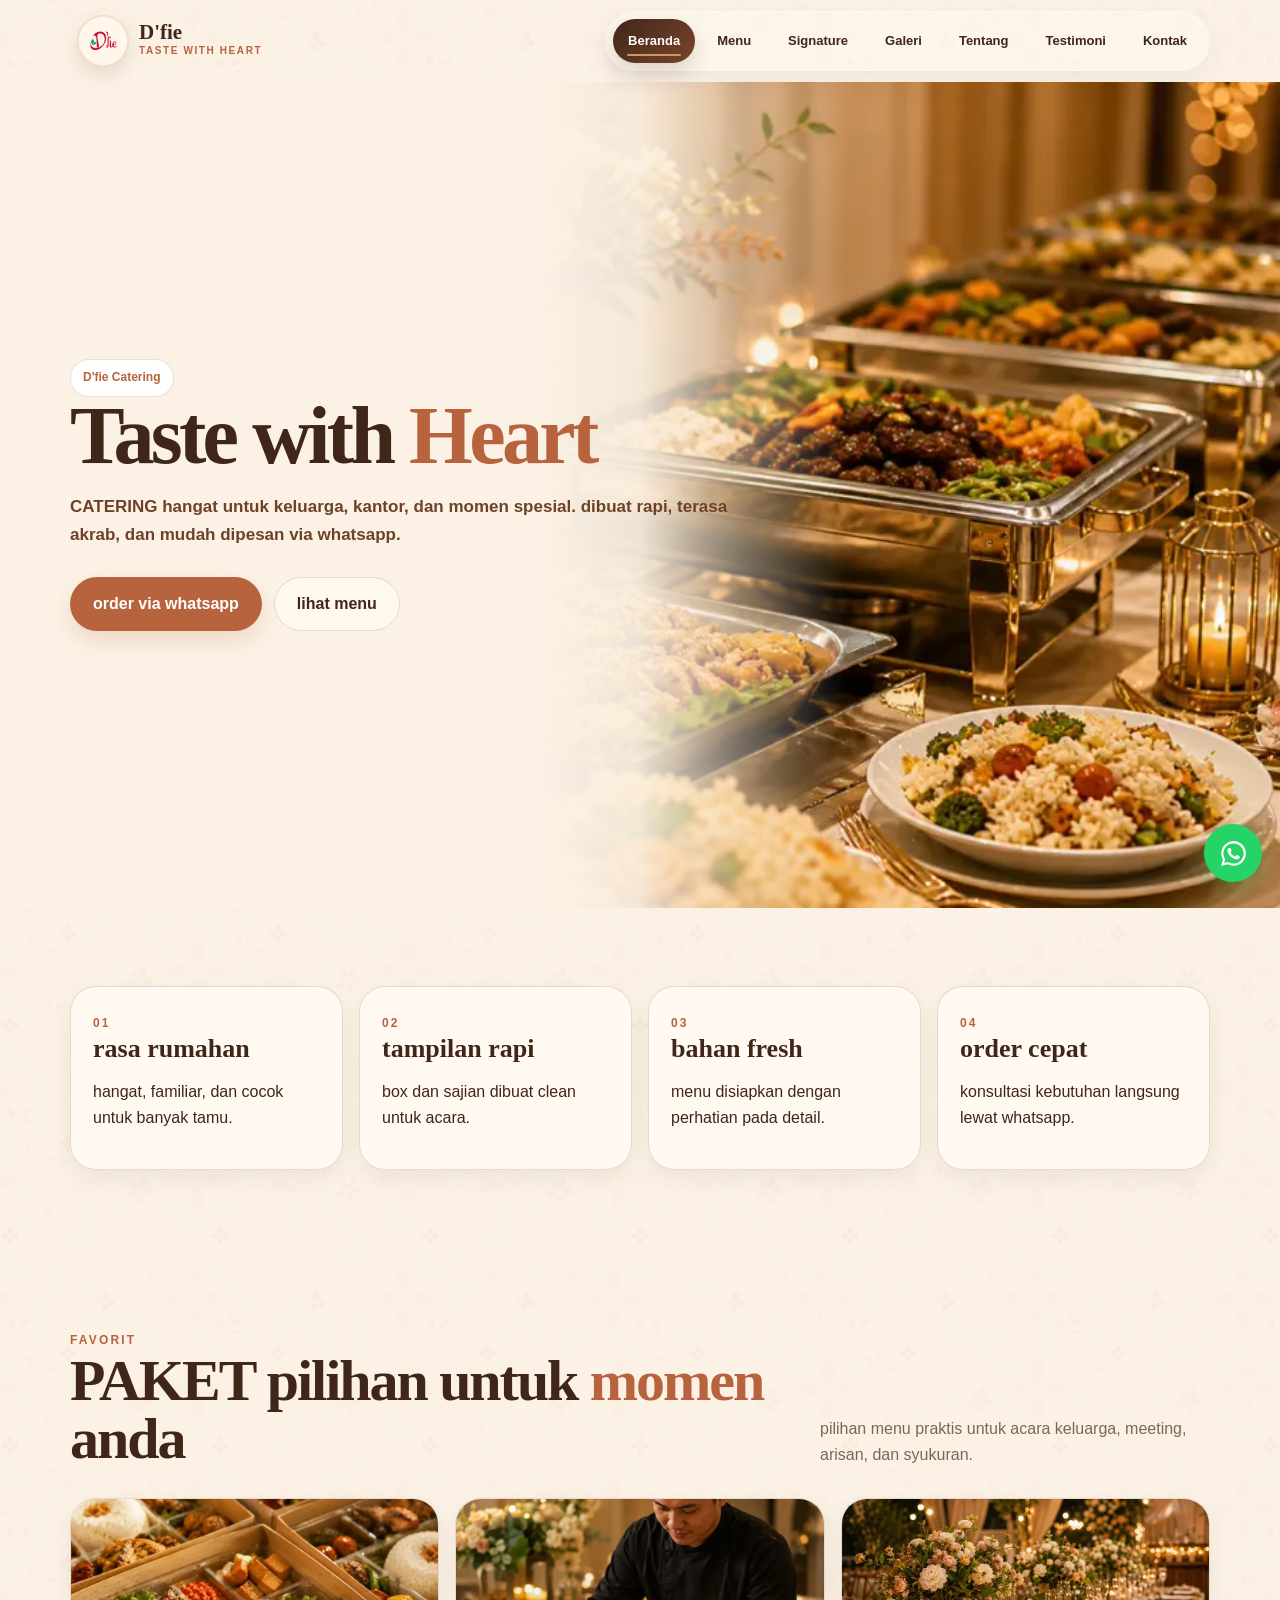
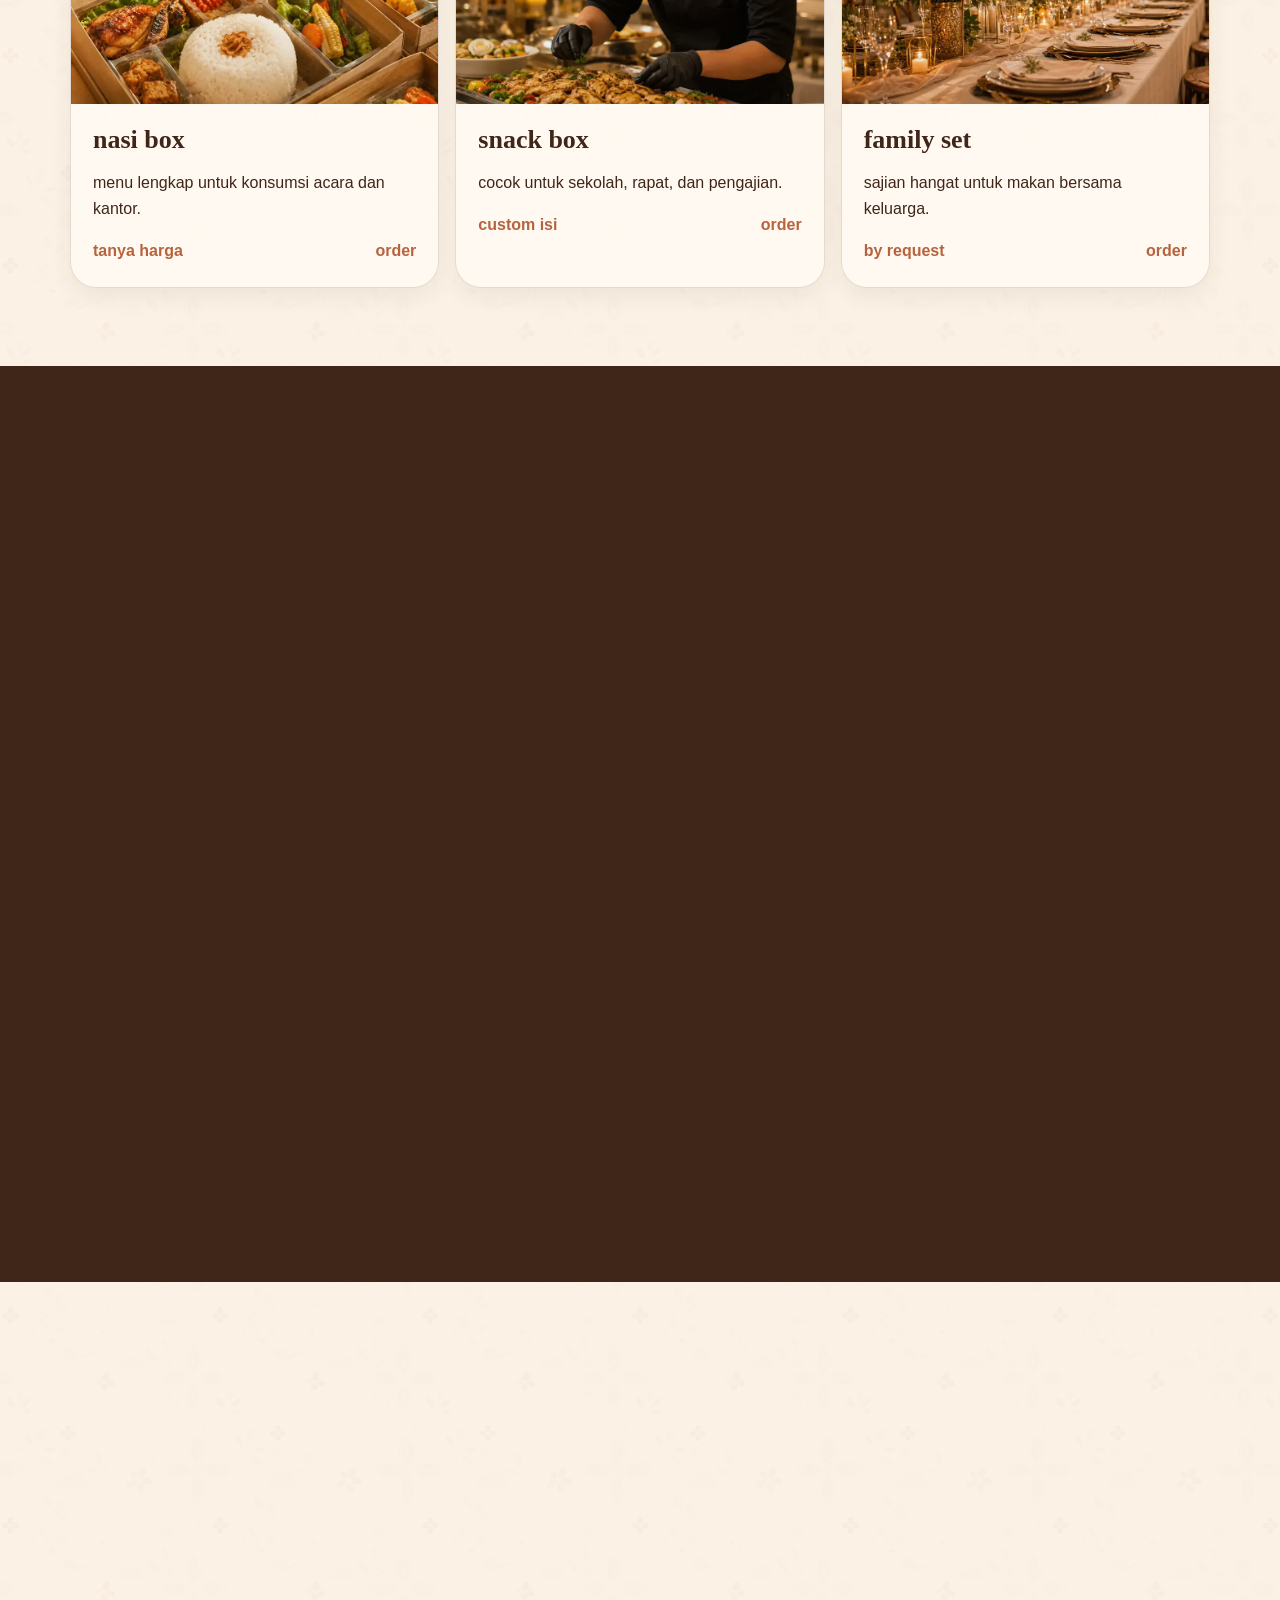
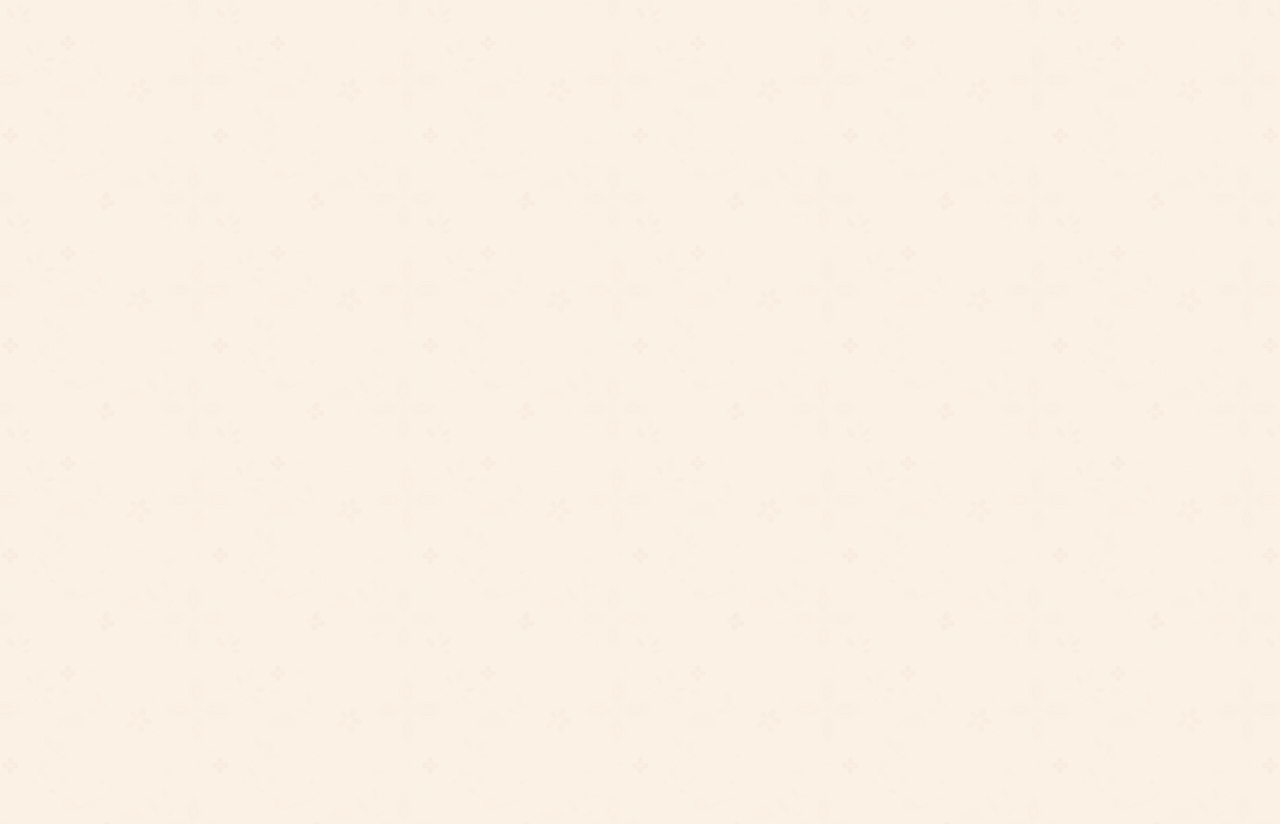
<file: index.html>
<!doctype html><html lang="id"><head><meta charset="utf-8"><meta name="viewport" content="width=device-width,initial-scale=1"><title>D'fie Catering - Taste with Heart</title><meta name="description" content="D'fie Catering, catering hangat untuk keluarga, kantor, dan acara spesial."><link rel="stylesheet" href="./styles.css?v=20260517-1728"></head><body>
<header class="site-header"><nav class="nav container"><a class="brand" href="./index.html"><img class="brand-logo" src="./assets/dfie-logo.webp?v=20260517-1728" width="48" height="48" alt="logo D'fie"><span><strong>D'fie</strong><small>taste with heart</small></span></a><button class="nav-toggle" data-nav-toggle><span></span><span></span><span></span></button><div class="nav-menu" data-nav-menu><a class="active" href="./index.html">beranda</a><a href="./menu.html">menu</a><a href="./signature.html">signature</a><a href="./galeri.html">galeri</a><a href="./tentang.html">tentang</a><a href="./testimoni.html">testimoni</a><a href="./kontak.html">kontak</a></div></nav></header>
<main><section class="hero hero-home-split"><div class="container hero-grid hero-single"><div><span class="badge">D'fie Catering</span><h1 class="title">Taste with <span>Heart</span></h1><p class="subtitle">CATERING hangat untuk keluarga, kantor, dan momen spesial. dibuat rapi, terasa akrab, dan mudah dipesan via whatsapp.</p><div class="hero-actions"><a class="btn btn-primary js-wa" data-message="halo kak, saya mau order D'fie Catering">order via whatsapp</a><a class="btn btn-outline" href="./menu.html">lihat menu</a></div></div></div></section>
<section class="section"><div class="container icon-grid"><div class="icon-card"><span class="mini">01</span><h3>rasa rumahan</h3><p>hangat, familiar, dan cocok untuk banyak tamu.</p></div><div class="icon-card"><span class="mini">02</span><h3>tampilan rapi</h3><p>box dan sajian dibuat clean untuk acara.</p></div><div class="icon-card"><span class="mini">03</span><h3>bahan fresh</h3><p>menu disiapkan dengan perhatian pada detail.</p></div><div class="icon-card"><span class="mini">04</span><h3>order cepat</h3><p>konsultasi kebutuhan langsung lewat whatsapp.</p></div></div></section>
<section class="section"><div class="container"><div class="section-head"><div><span class="mini">favorit</span><h2 class="section-title">PAKET pilihan untuk <span>momen</span> anda</h2></div><p>pilihan menu praktis untuk acara keluarga, meeting, arisan, dan syukuran.</p></div><div class="card-grid"><article class="card"><div class="card-img"></div><div class="card-body"><h3>nasi box</h3><p>menu lengkap untuk konsumsi acara dan kantor.</p><div class="price"><span>tanya harga</span><a class="js-wa" data-message="halo kak, saya mau tanya nasi box D'fie">order</a></div></div></article><article class="card"><div class="card-img"></div><div class="card-body"><h3>snack box</h3><p>cocok untuk sekolah, rapat, dan pengajian.</p><div class="price"><span>custom isi</span><a class="js-wa" data-message="halo kak, saya mau tanya snack box D'fie">order</a></div></div></article><article class="card"><div class="card-img"></div><div class="card-body"><h3>family set</h3><p>sajian hangat untuk makan bersama keluarga.</p><div class="price"><span>by request</span><a class="js-wa" data-message="halo kak, saya mau tanya family set D'fie">order</a></div></div></article></div></div></section>
<section class="section dark-band"><div class="container split"><div><span class="mini">signature</span><h2 class="section-title">SAJIAN utama dengan karakter D'fie</h2><p>menu unggulan dibuat lebih spesial untuk jadi pusat perhatian di meja acara.</p><div class="hero-actions"><a class="btn btn-primary" href="./signature.html">lihat signature</a></div></div><div class="hero-card"><div class="photo signature"></div></div></div></section>
<section class="section"><div class="container"><div class="section-head"><div><span class="mini">galeri</span><h2 class="section-title">bukti visual yang <span>menggugah</span></h2></div><p>cuplikan gaya sajian, box, dessert, dan acara.</p></div><div class="gallery-grid"><div class="gallery-item big"><span>prasmanan</span></div><div class="gallery-item"><span>box</span></div><div class="gallery-item"><span>dessert</span></div><div class="gallery-item wide"><span>event</span></div></div></div></section>
<section class="section"><div class="container cta"><span class="mini">siap order?</span><h2 class="section-title">buat acara anda lebih hangat bersama D'fie</h2><p>ceritakan tanggal acara, jumlah porsi, dan area pengantaran.</p><a class="btn btn-primary js-wa" data-message="halo kak, saya mau konsultasi catering D'fie">konsultasi whatsapp</a></div></section></main><footer class="footer"><div class="container footer-shell"><div class="footer-ornament left"></div><div class="footer-ornament right"></div><div class="footer-grid"><div class="footer-brand"><a class="footer-logo" href="./index.html"><img src="./assets/dfie-logo.webp?v=20260517-1728" alt="logo D'fie"><span>D'fie</span></a><p>Catering hangat dengan rasa, detail, dan ketulusan untuk acara keluarga, kantor, dan momen spesial.</p><div class="socials"><a class="social-icon social-ig" href="#" aria-label="instagram"></a><a class="social-icon social-tt" href="#" aria-label="tiktok"></a><a class="social-icon social-wa js-wa" data-message="halo kak, saya mau tanya D'fie Catering" aria-label="whatsapp"></a><a class="social-icon social-fb" href="#" aria-label="facebook"></a></div></div><div><h4>quick link</h4><a href="./index.html">beranda</a><a href="./menu.html">menu & paket</a><a href="./signature.html">signature</a><a href="./galeri.html">galeri</a></div><div><h4>kontak</h4><p>WhatsApp<br><strong>08819636431</strong></p><p>Instagram<br><strong>@dfie.catering</strong></p><p>Area layanan<br><strong>sesuai request</strong></p></div><div><h4>jam operasional</h4><p>Senin - Sabtu<br><strong>09.00 - 20.00</strong></p><p>Minggu<br><strong>by appointment</strong></p><a class="footer-wa js-wa" data-message="halo kak, saya mau konsultasi catering D'fie">chat whatsapp</a></div></div><div class="footer-bottom"><span>© 2026 D'fie Catering. Taste with Heart.</span><span>crafted for warm catering experience</span></div></div></footer><a class="floating-wa js-wa" data-message="halo kak, saya mau order D'fie Catering" aria-label="whatsapp"><svg viewBox="0 0 32 32"><path d="M16 3.2A12.7 12.7 0 0 0 5.1 22.3L3.2 28.8l6.7-1.8A12.7 12.7 0 1 0 16 3.2Zm0 23.2c-1.8 0-3.6-.5-5.2-1.4l-.4-.2-4 1 1.1-3.9-.3-.4A10.4 10.4 0 1 1 16 26.4Zm5.7-7.8c-.3-.2-1.9-.9-2.1-1-.3-.1-.5-.2-.7.1-.2.3-.8 1-1 1.2-.2.2-.4.2-.7.1-.3-.2-1.3-.5-2.5-1.6-.9-.8-1.6-1.8-1.7-2.1-.2-.3 0-.5.1-.6l.5-.6c.1-.2.2-.3.3-.5.1-.2.1-.4 0-.6l-1-2.3c-.2-.6-.5-.5-.7-.5h-.6c-.2 0-.5.1-.8.4-.3.3-1.1 1.1-1.1 2.6s1.1 3 1.3 3.2c.2.2 2.2 3.4 5.4 4.8.8.3 1.3.5 1.8.7.8.2 1.5.2 2 .1.6-.1 1.9-.8 2.1-1.5.3-.7.3-1.4.2-1.5-.1-.1-.3-.2-.6-.4Z"/></svg></a><script src="./script.js?v=20260517-1728"></script></body></html>
</file>
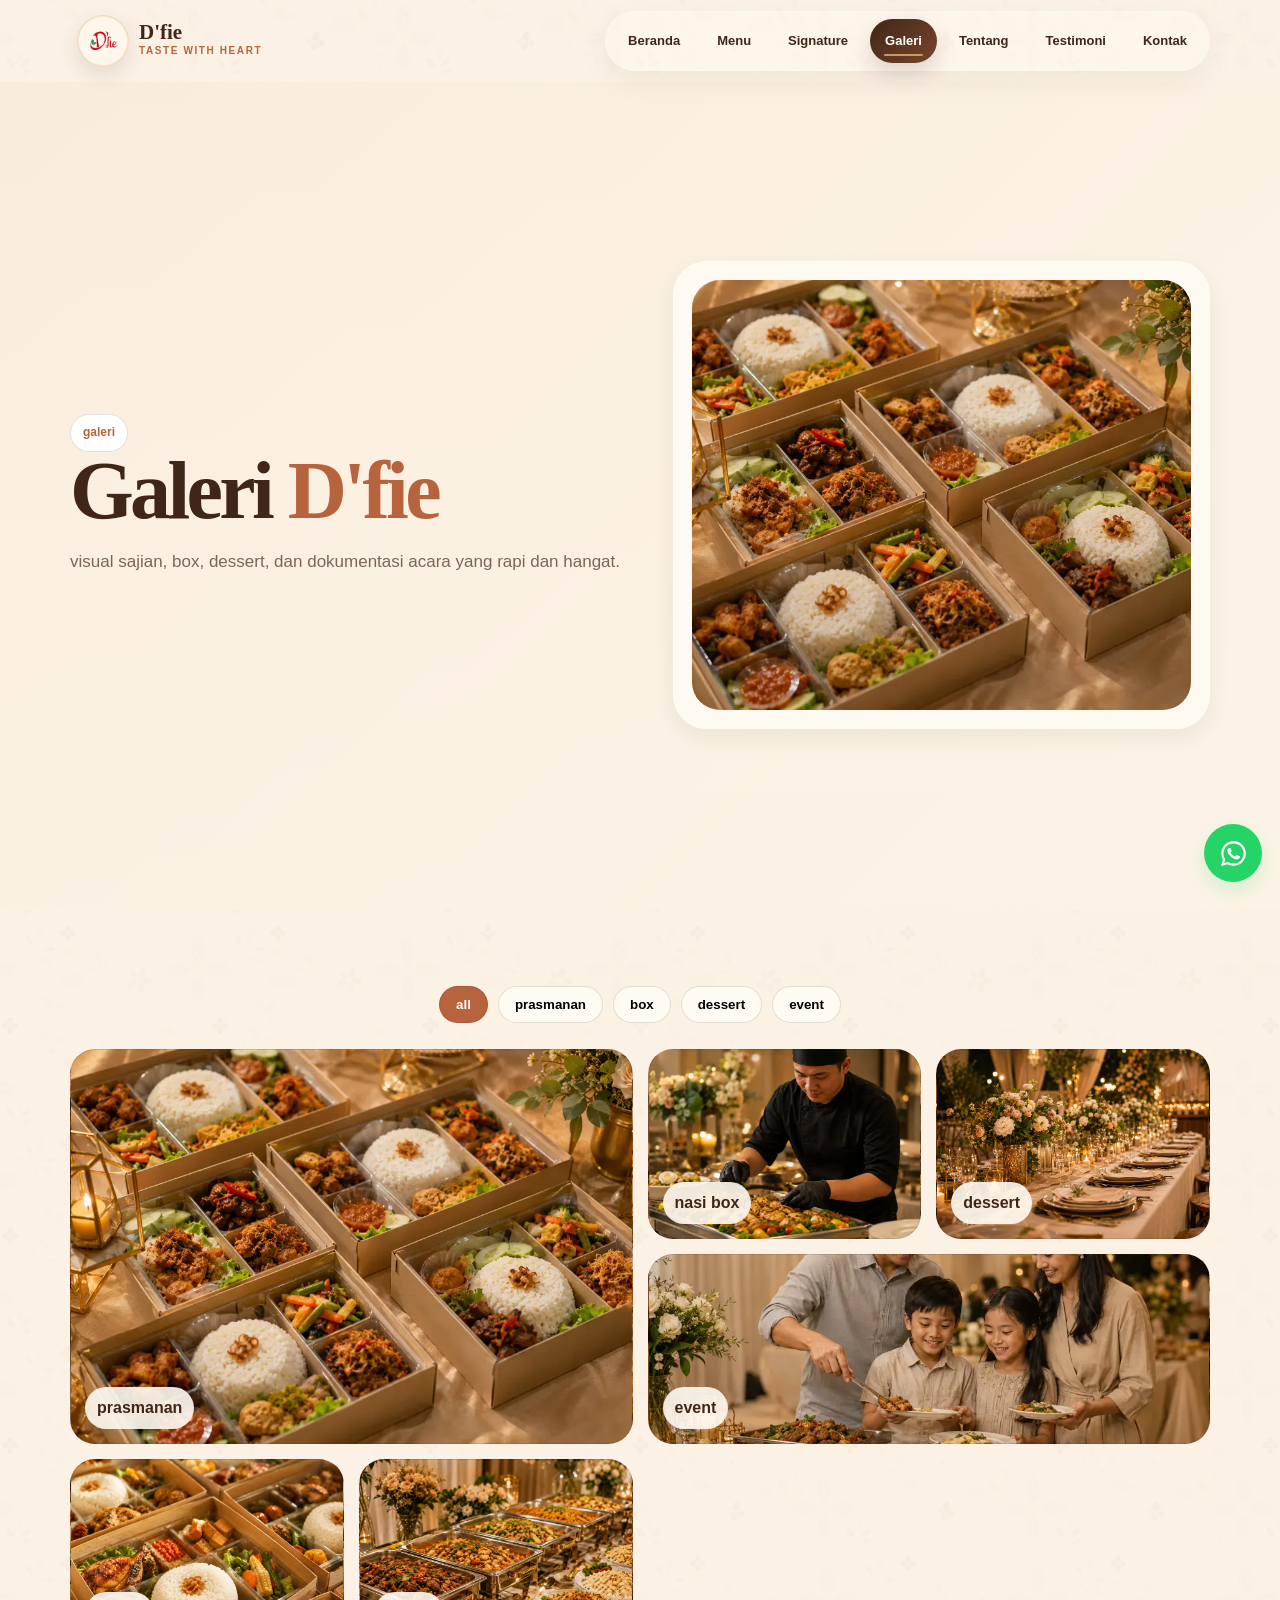
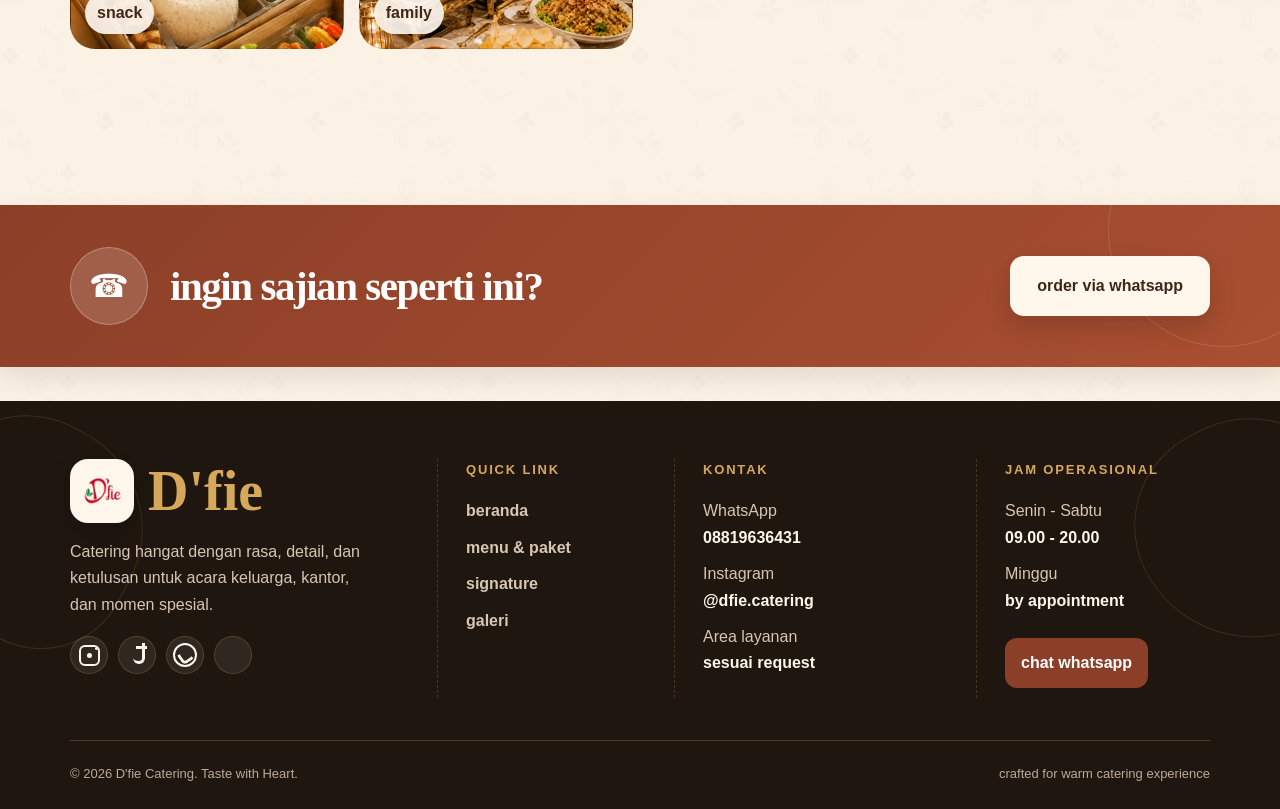
<file: galeri.html>
<!doctype html><html lang="id"><head><meta charset="utf-8"><meta name="viewport" content="width=device-width,initial-scale=1"><title>Galeri - D'fie Catering</title><meta name="description" content="Galeri sajian Dfie"><link rel="stylesheet" href="./styles.css?v=20260517-1728"></head><body><header class="site-header"><nav class="nav container"><a class="brand" href="./index.html"><img class="brand-logo" src="./assets/dfie-logo.webp?v=20260517-1728" width="48" height="48" alt="logo D'fie"><span><strong>D'fie</strong><small>taste with heart</small></span></a><button class="nav-toggle" data-nav-toggle><span></span><span></span><span></span></button><div class="nav-menu" data-nav-menu><a class="" href="./index.html">beranda</a><a class="" href="./menu.html">menu</a><a class="" href="./signature.html">signature</a><a class="active" href="./galeri.html">galeri</a><a class="" href="./tentang.html">tentang</a><a class="" href="./testimoni.html">testimoni</a><a class="" href="./kontak.html">kontak</a></div></nav></header><main><section class="hero light"><div class="container hero-grid"><div><span class="badge">galeri</span><h1 class="title">Galeri <span>D'fie</span></h1><p class="subtitle">visual sajian, box, dessert, dan dokumentasi acara yang rapi dan hangat.</p></div><div class="hero-card"><div class="photo gallery-photo"></div></div></div></section><section class="section"><div class="container"><div class="filters"><button class="filter active">all</button><button class="filter">prasmanan</button><button class="filter">box</button><button class="filter">dessert</button><button class="filter">event</button></div><div class="gallery-grid"><div class="gallery-item big"><span>prasmanan</span></div><div class="gallery-item "><span>nasi box</span></div><div class="gallery-item "><span>dessert</span></div><div class="gallery-item wide"><span>event</span></div><div class="gallery-item "><span>snack</span></div><div class="gallery-item "><span>family</span></div></div></div></section><section class="section"><div class="container cta"><h2 class="section-title">ingin sajian seperti ini?</h2><a class="btn btn-primary js-wa" data-message="halo kak, saya mau tanya menu seperti galeri D'fie">order via whatsapp</a></div></section></main><footer class="footer"><div class="container footer-shell"><div class="footer-ornament left"></div><div class="footer-ornament right"></div><div class="footer-grid"><div class="footer-brand"><a class="footer-logo" href="./index.html"><img src="./assets/dfie-logo.webp?v=20260517-1728" alt="logo D'fie"><span>D'fie</span></a><p>Catering hangat dengan rasa, detail, dan ketulusan untuk acara keluarga, kantor, dan momen spesial.</p><div class="socials"><a class="social-icon social-ig" href="#" aria-label="instagram"></a><a class="social-icon social-tt" href="#" aria-label="tiktok"></a><a class="social-icon social-wa js-wa" data-message="halo kak, saya mau tanya D'fie Catering" aria-label="whatsapp"></a><a class="social-icon social-fb" href="#" aria-label="facebook"></a></div></div><div><h4>quick link</h4><a href="./index.html">beranda</a><a href="./menu.html">menu & paket</a><a href="./signature.html">signature</a><a href="./galeri.html">galeri</a></div><div><h4>kontak</h4><p>WhatsApp<br><strong>08819636431</strong></p><p>Instagram<br><strong>@dfie.catering</strong></p><p>Area layanan<br><strong>sesuai request</strong></p></div><div><h4>jam operasional</h4><p>Senin - Sabtu<br><strong>09.00 - 20.00</strong></p><p>Minggu<br><strong>by appointment</strong></p><a class="footer-wa js-wa" data-message="halo kak, saya mau konsultasi catering D'fie">chat whatsapp</a></div></div><div class="footer-bottom"><span>© 2026 D'fie Catering. Taste with Heart.</span><span>crafted for warm catering experience</span></div></div></footer><a class="floating-wa js-wa" data-message="halo kak, saya mau order D'fie Catering" aria-label="whatsapp"><svg viewBox="0 0 32 32"><path d="M16 3.2A12.7 12.7 0 0 0 5.1 22.3L3.2 28.8l6.7-1.8A12.7 12.7 0 1 0 16 3.2Zm0 23.2c-1.8 0-3.6-.5-5.2-1.4l-.4-.2-4 1 1.1-3.9-.3-.4A10.4 10.4 0 1 1 16 26.4Zm5.7-7.8c-.3-.2-1.9-.9-2.1-1-.3-.1-.5-.2-.7.1-.2.3-.8 1-1 1.2-.2.2-.4.2-.7.1-.3-.2-1.3-.5-2.5-1.6-.9-.8-1.6-1.8-1.7-2.1-.2-.3 0-.5.1-.6l.5-.6c.1-.2.2-.3.3-.5.1-.2.1-.4 0-.6l-1-2.3c-.2-.6-.5-.5-.7-.5h-.6c-.2 0-.5.1-.8.4-.3.3-1.1 1.1-1.1 2.6s1.1 3 1.3 3.2c.2.2 2.2 3.4 5.4 4.8.8.3 1.3.5 1.8.7.8.2 1.5.2 2 .1.6-.1 1.9-.8 2.1-1.5.3-.7.3-1.4.2-1.5-.1-.1-.3-.2-.6-.4Z"/></svg></a><script src="./script.js?v=20260517-1728"></script></body></html>
</file>
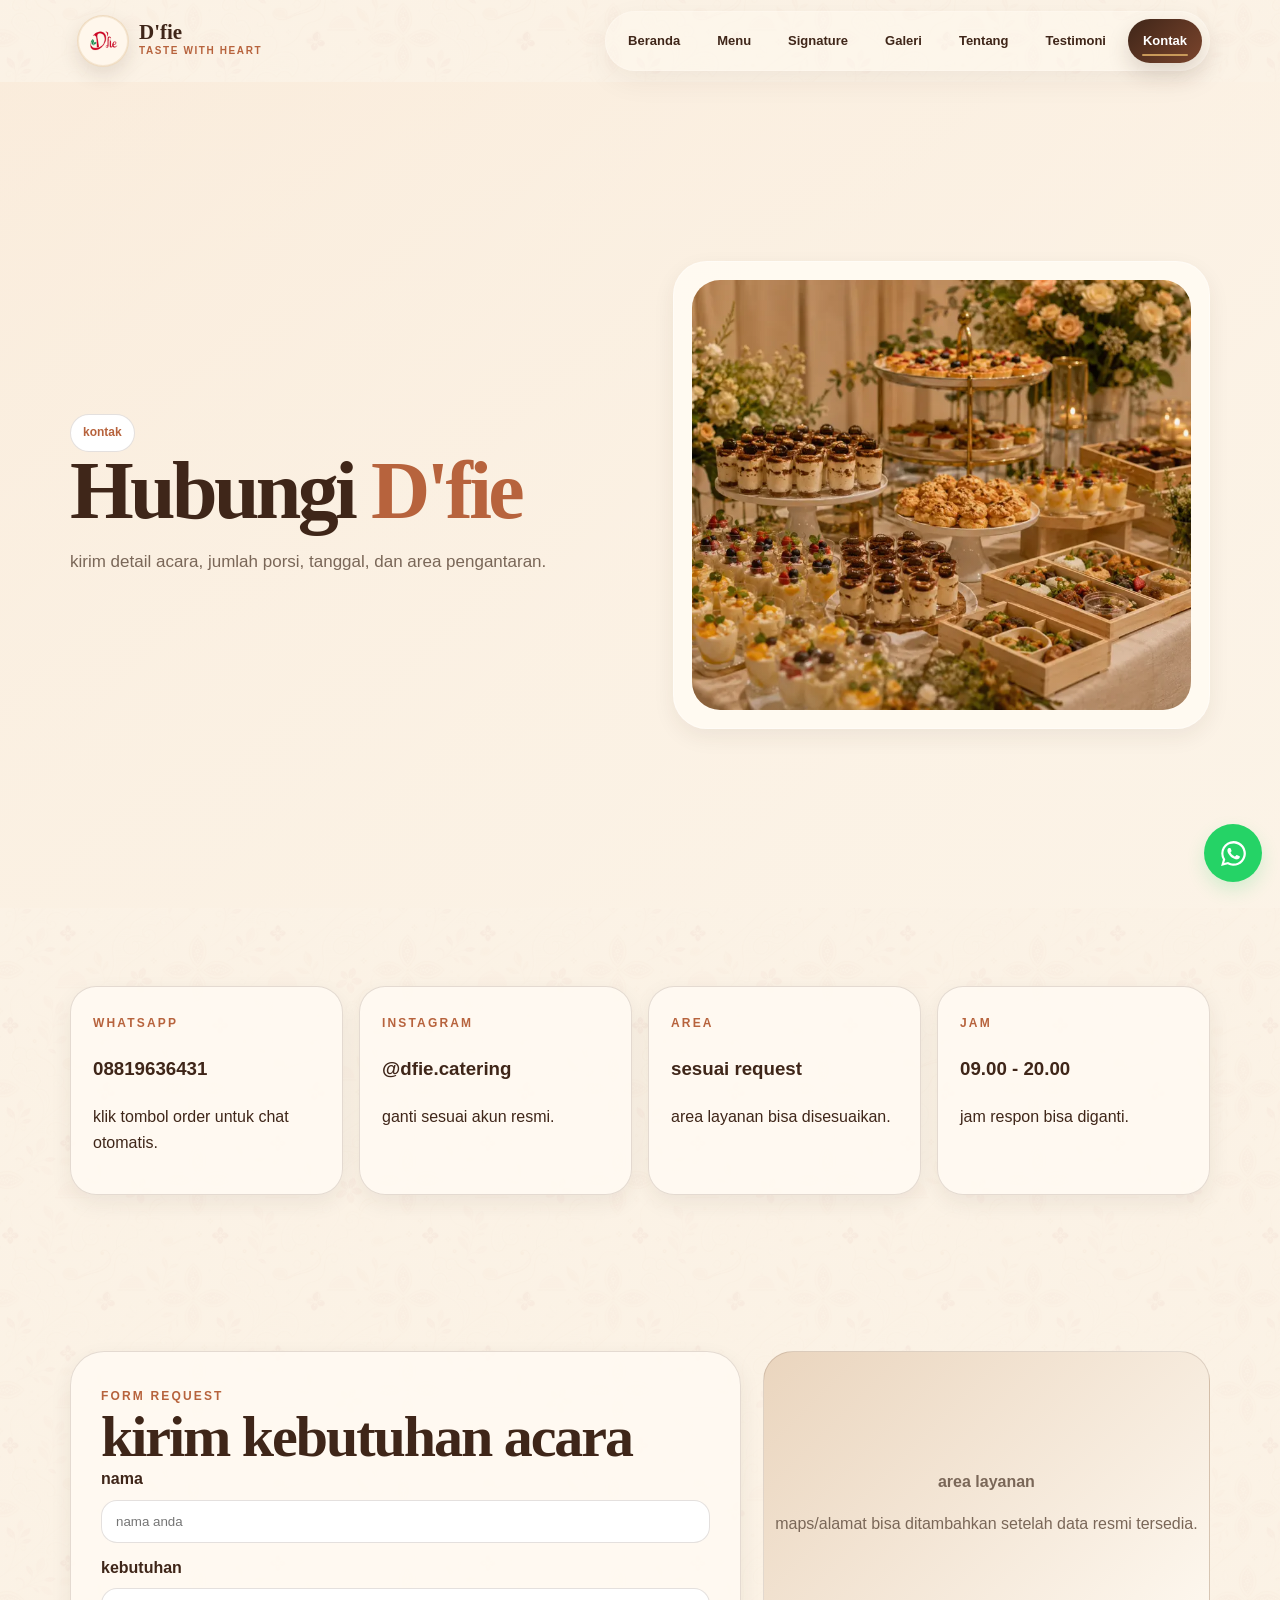
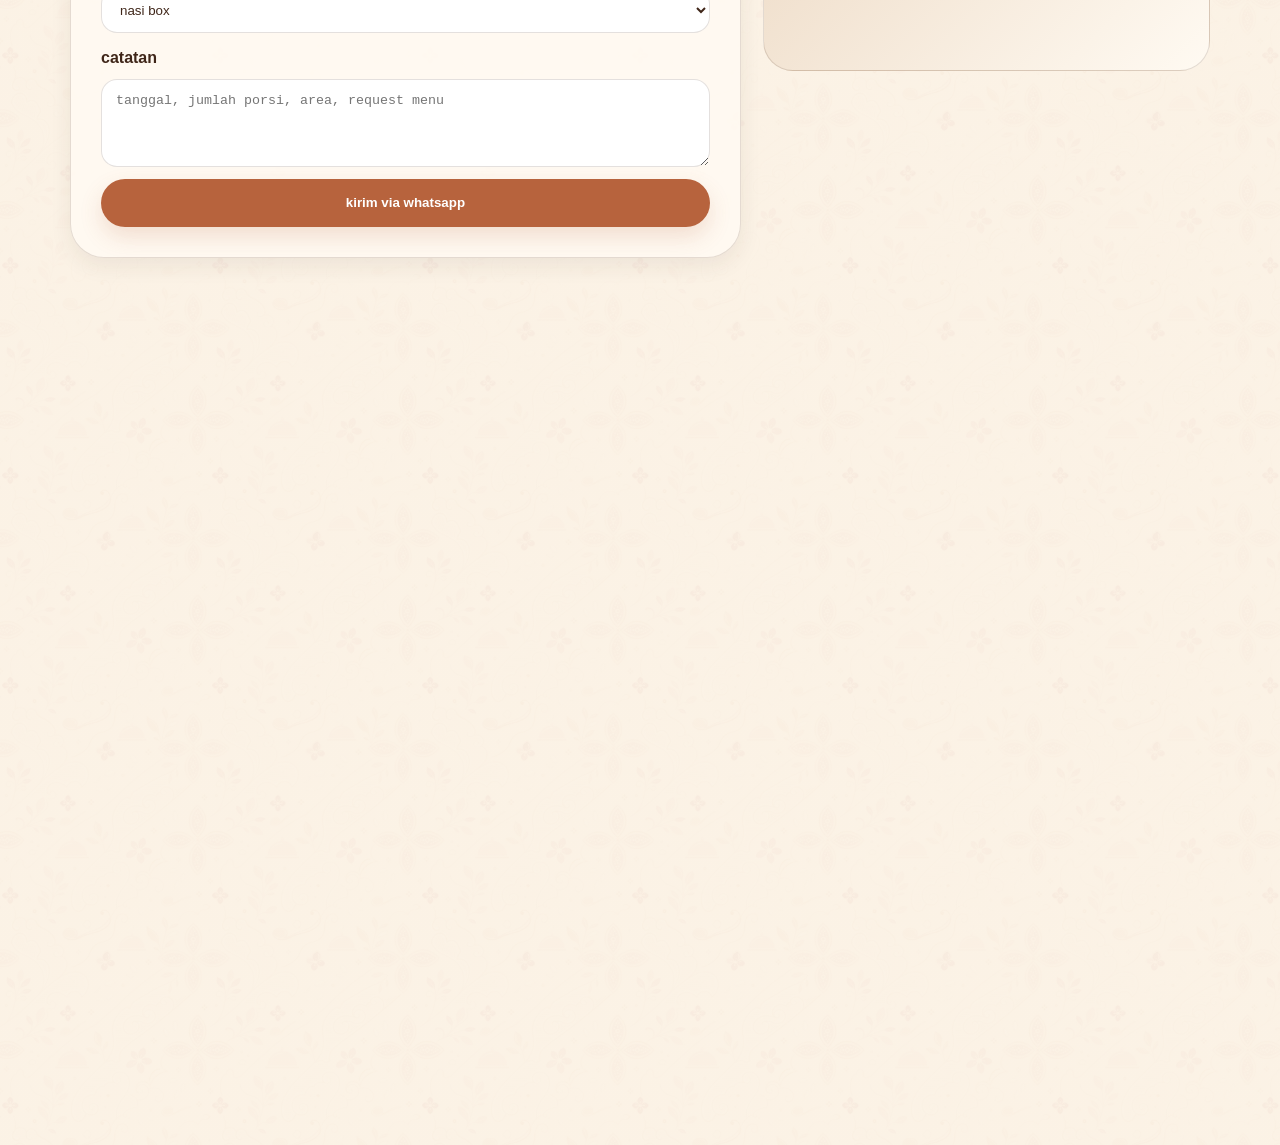
<file: kontak.html>
<!doctype html><html lang="id"><head><meta charset="utf-8"><meta name="viewport" content="width=device-width,initial-scale=1"><title>Kontak - D'fie Catering</title><meta name="description" content="Kontak dan order Dfie"><link rel="stylesheet" href="./styles.css?v=20260517-1728"></head><body><header class="site-header"><nav class="nav container"><a class="brand" href="./index.html"><img class="brand-logo" src="./assets/dfie-logo.webp?v=20260517-1728" width="48" height="48" alt="logo D'fie"><span><strong>D'fie</strong><small>taste with heart</small></span></a><button class="nav-toggle" data-nav-toggle><span></span><span></span><span></span></button><div class="nav-menu" data-nav-menu><a class="" href="./index.html">beranda</a><a class="" href="./menu.html">menu</a><a class="" href="./signature.html">signature</a><a class="" href="./galeri.html">galeri</a><a class="" href="./tentang.html">tentang</a><a class="" href="./testimoni.html">testimoni</a><a class="active" href="./kontak.html">kontak</a></div></nav></header><main><section class="hero light"><div class="container hero-grid"><div><span class="badge">kontak</span><h1 class="title">Hubungi <span>D'fie</span></h1><p class="subtitle">kirim detail acara, jumlah porsi, tanggal, dan area pengantaran.</p></div><div class="hero-card"><div class="photo contact-photo"></div></div></div></section><section class="section"><div class="container contact-grid"><div class="info-card"><span class="mini">whatsapp</span><h3>08819636431</h3><p>klik tombol order untuk chat otomatis.</p></div><div class="info-card"><span class="mini">instagram</span><h3>@dfie.catering</h3><p>ganti sesuai akun resmi.</p></div><div class="info-card"><span class="mini">area</span><h3>sesuai request</h3><p>area layanan bisa disesuaikan.</p></div><div class="info-card"><span class="mini">jam</span><h3>09.00 - 20.00</h3><p>jam respon bisa diganti.</p></div></div></section><section class="section"><div class="container form-grid"><div class="panel"><span class="mini">form request</span><h2 class="section-title">kirim kebutuhan acara</h2><form class="form" data-order-form><label>nama<input name="nama" placeholder="nama anda"></label><label>kebutuhan<select name="kebutuhan"><option>nasi box</option><option>snack box</option><option>family set</option><option>custom menu</option></select></label><label>catatan<textarea name="catatan" rows="4" placeholder="tanggal, jumlah porsi, area, request menu"></textarea></label><button class="btn btn-primary" type="submit">kirim via whatsapp</button></form></div><div><div class="map"><div><strong>area layanan</strong><p>maps/alamat bisa ditambahkan setelah data resmi tersedia.</p></div></div></div></div></section><section class="section"><div class="container faq-list"><div class="faq-item active"><button class="faq-q">berapa minimal order?<span>+</span></button><div class="faq-a">minimal order mengikuti jenis paket dan kebutuhan acara.</div></div><div class="faq-item"><button class="faq-q">bisa custom menu?<span>+</span></button><div class="faq-a">bisa, silakan kirim kebutuhan acara via whatsapp.</div></div><div class="faq-item"><button class="faq-q">kapan sebaiknya order?<span>+</span></button><div class="faq-a">lebih baik beberapa hari sebelum acara agar produksi lebih rapi.</div></div></div></section></main><footer class="footer"><div class="container footer-shell"><div class="footer-ornament left"></div><div class="footer-ornament right"></div><div class="footer-grid"><div class="footer-brand"><a class="footer-logo" href="./index.html"><img src="./assets/dfie-logo.webp?v=20260517-1728" alt="logo D'fie"><span>D'fie</span></a><p>Catering hangat dengan rasa, detail, dan ketulusan untuk acara keluarga, kantor, dan momen spesial.</p><div class="socials"><a class="social-icon social-ig" href="#" aria-label="instagram"></a><a class="social-icon social-tt" href="#" aria-label="tiktok"></a><a class="social-icon social-wa js-wa" data-message="halo kak, saya mau tanya D'fie Catering" aria-label="whatsapp"></a><a class="social-icon social-fb" href="#" aria-label="facebook"></a></div></div><div><h4>quick link</h4><a href="./index.html">beranda</a><a href="./menu.html">menu & paket</a><a href="./signature.html">signature</a><a href="./galeri.html">galeri</a></div><div><h4>kontak</h4><p>WhatsApp<br><strong>08819636431</strong></p><p>Instagram<br><strong>@dfie.catering</strong></p><p>Area layanan<br><strong>sesuai request</strong></p></div><div><h4>jam operasional</h4><p>Senin - Sabtu<br><strong>09.00 - 20.00</strong></p><p>Minggu<br><strong>by appointment</strong></p><a class="footer-wa js-wa" data-message="halo kak, saya mau konsultasi catering D'fie">chat whatsapp</a></div></div><div class="footer-bottom"><span>© 2026 D'fie Catering. Taste with Heart.</span><span>crafted for warm catering experience</span></div></div></footer><a class="floating-wa js-wa" data-message="halo kak, saya mau order D'fie Catering" aria-label="whatsapp"><svg viewBox="0 0 32 32"><path d="M16 3.2A12.7 12.7 0 0 0 5.1 22.3L3.2 28.8l6.7-1.8A12.7 12.7 0 1 0 16 3.2Zm0 23.2c-1.8 0-3.6-.5-5.2-1.4l-.4-.2-4 1 1.1-3.9-.3-.4A10.4 10.4 0 1 1 16 26.4Zm5.7-7.8c-.3-.2-1.9-.9-2.1-1-.3-.1-.5-.2-.7.1-.2.3-.8 1-1 1.2-.2.2-.4.2-.7.1-.3-.2-1.3-.5-2.5-1.6-.9-.8-1.6-1.8-1.7-2.1-.2-.3 0-.5.1-.6l.5-.6c.1-.2.2-.3.3-.5.1-.2.1-.4 0-.6l-1-2.3c-.2-.6-.5-.5-.7-.5h-.6c-.2 0-.5.1-.8.4-.3.3-1.1 1.1-1.1 2.6s1.1 3 1.3 3.2c.2.2 2.2 3.4 5.4 4.8.8.3 1.3.5 1.8.7.8.2 1.5.2 2 .1.6-.1 1.9-.8 2.1-1.5.3-.7.3-1.4.2-1.5-.1-.1-.3-.2-.6-.4Z"/></svg></a><script src="./script.js?v=20260517-1728"></script></body></html>
</file>
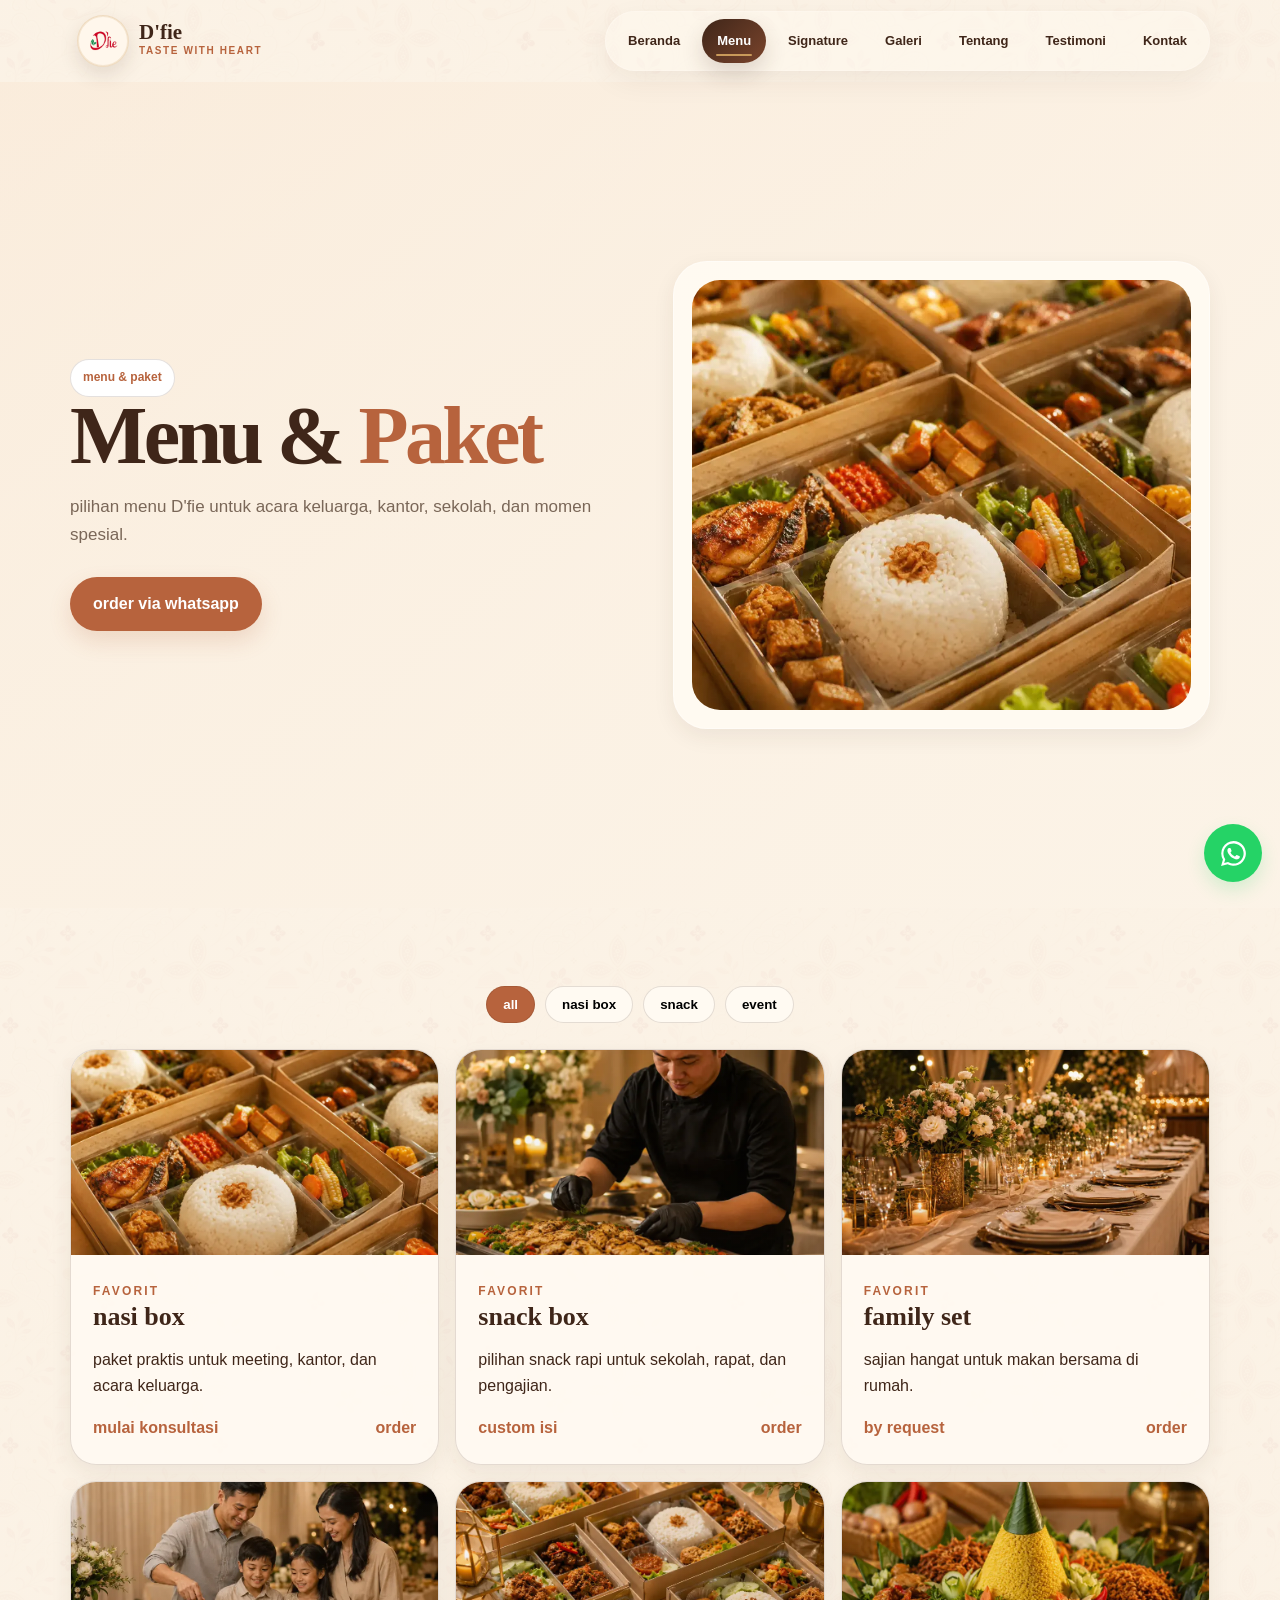
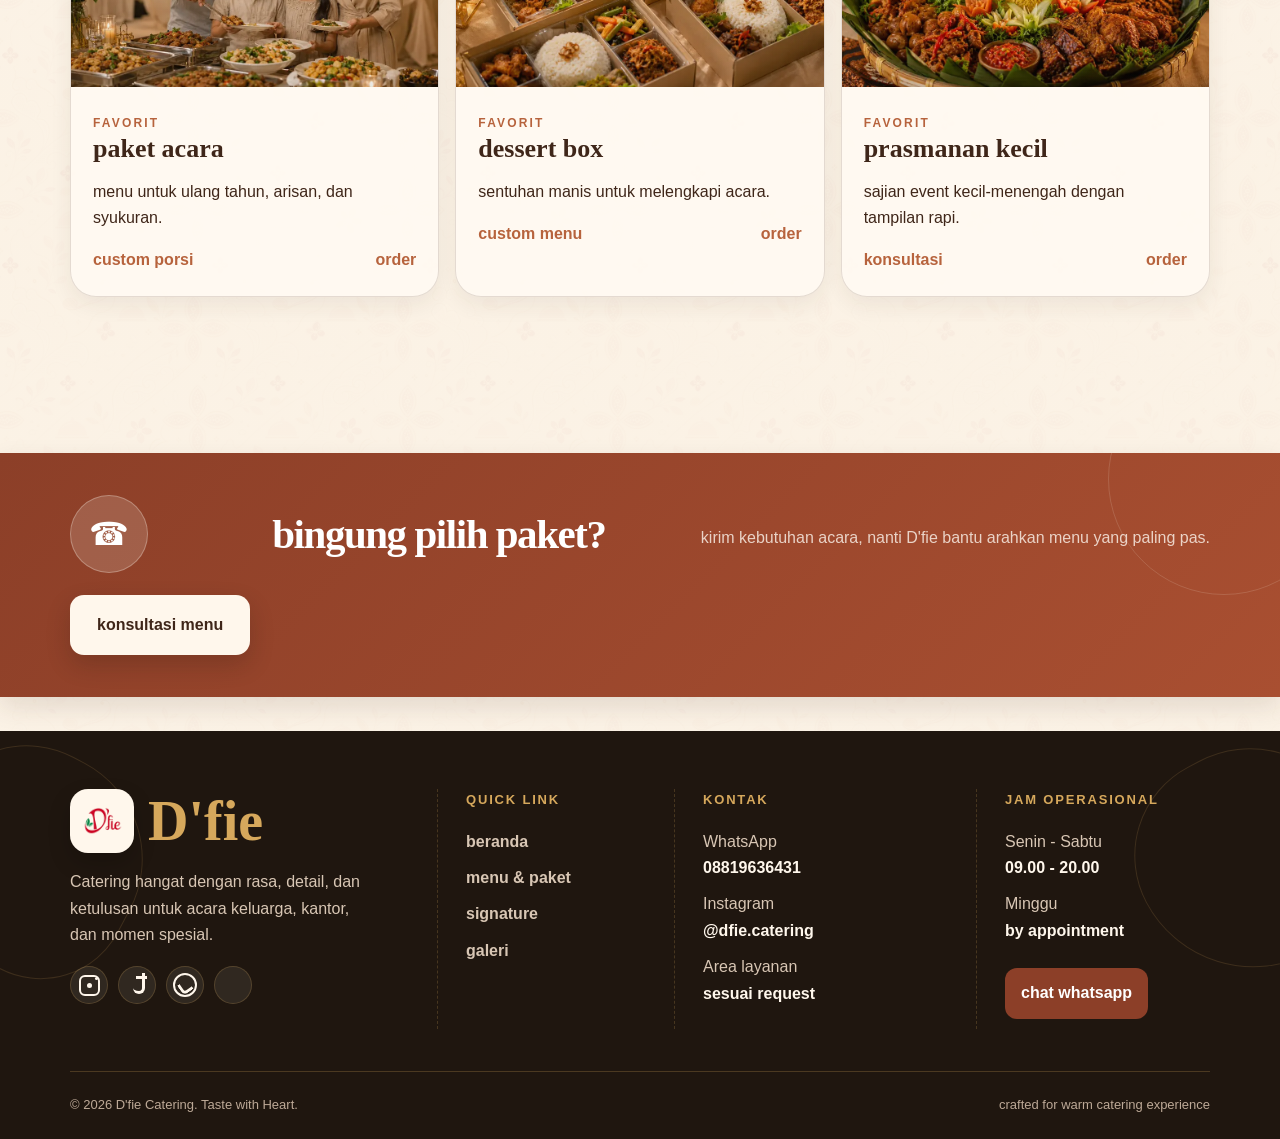
<file: menu.html>
<!doctype html><html lang="id"><head><meta charset="utf-8"><meta name="viewport" content="width=device-width,initial-scale=1"><title>Menu & Paket - D'fie Catering</title><meta name="description" content="Menu dan paket favorit Dfie"><link rel="stylesheet" href="./styles.css?v=20260517-1728"></head><body><header class="site-header"><nav class="nav container"><a class="brand" href="./index.html"><img class="brand-logo" src="./assets/dfie-logo.webp?v=20260517-1728" width="48" height="48" alt="logo D'fie"><span><strong>D'fie</strong><small>taste with heart</small></span></a><button class="nav-toggle" data-nav-toggle><span></span><span></span><span></span></button><div class="nav-menu" data-nav-menu><a class="" href="./index.html">beranda</a><a class="active" href="./menu.html">menu</a><a class="" href="./signature.html">signature</a><a class="" href="./galeri.html">galeri</a><a class="" href="./tentang.html">tentang</a><a class="" href="./testimoni.html">testimoni</a><a class="" href="./kontak.html">kontak</a></div></nav></header><main><section class="hero light"><div class="container hero-grid"><div><span class="badge">menu & paket</span><h1 class="title">Menu & <span>Paket</span></h1><p class="subtitle">pilihan menu D'fie untuk acara keluarga, kantor, sekolah, dan momen spesial.</p><div class="hero-actions"><a class="btn btn-primary js-wa" data-message="halo kak, saya mau lihat paket D'fie">order via whatsapp</a></div></div><div class="hero-card"><div class="photo menu"></div></div></div></section><section class="section"><div class="container"><div class="filters"><button class="filter active">all</button><button class="filter">nasi box</button><button class="filter">snack</button><button class="filter">event</button></div><div class="card-grid"><article class="card"><div class="card-img"></div><div class="card-body"><span class="mini">favorit</span><h3>nasi box</h3><p>paket praktis untuk meeting, kantor, dan acara keluarga.</p><div class="price"><span>mulai konsultasi</span><a class="js-wa" data-message="halo kak, saya mau tanya nasi box D'fie">order</a></div></div></article><article class="card"><div class="card-img"></div><div class="card-body"><span class="mini">favorit</span><h3>snack box</h3><p>pilihan snack rapi untuk sekolah, rapat, dan pengajian.</p><div class="price"><span>custom isi</span><a class="js-wa" data-message="halo kak, saya mau tanya snack box D'fie">order</a></div></div></article><article class="card"><div class="card-img"></div><div class="card-body"><span class="mini">favorit</span><h3>family set</h3><p>sajian hangat untuk makan bersama di rumah.</p><div class="price"><span>by request</span><a class="js-wa" data-message="halo kak, saya mau tanya family set D'fie">order</a></div></div></article><article class="card"><div class="card-img"></div><div class="card-body"><span class="mini">favorit</span><h3>paket acara</h3><p>menu untuk ulang tahun, arisan, dan syukuran.</p><div class="price"><span>custom porsi</span><a class="js-wa" data-message="halo kak, saya mau tanya paket acara D'fie">order</a></div></div></article><article class="card"><div class="card-img"></div><div class="card-body"><span class="mini">favorit</span><h3>dessert box</h3><p>sentuhan manis untuk melengkapi acara.</p><div class="price"><span>custom menu</span><a class="js-wa" data-message="halo kak, saya mau tanya dessert box D'fie">order</a></div></div></article><article class="card"><div class="card-img"></div><div class="card-body"><span class="mini">favorit</span><h3>prasmanan kecil</h3><p>sajian event kecil-menengah dengan tampilan rapi.</p><div class="price"><span>konsultasi</span><a class="js-wa" data-message="halo kak, saya mau tanya prasmanan kecil D'fie">order</a></div></div></article></div></div></section><section class="section"><div class="container cta"><h2 class="section-title">bingung pilih paket?</h2><p>kirim kebutuhan acara, nanti D'fie bantu arahkan menu yang paling pas.</p><a class="btn btn-primary js-wa" data-message="halo kak, saya mau konsultasi paket D'fie">konsultasi menu</a></div></section></main><footer class="footer"><div class="container footer-shell"><div class="footer-ornament left"></div><div class="footer-ornament right"></div><div class="footer-grid"><div class="footer-brand"><a class="footer-logo" href="./index.html"><img src="./assets/dfie-logo.webp?v=20260517-1728" alt="logo D'fie"><span>D'fie</span></a><p>Catering hangat dengan rasa, detail, dan ketulusan untuk acara keluarga, kantor, dan momen spesial.</p><div class="socials"><a class="social-icon social-ig" href="#" aria-label="instagram"></a><a class="social-icon social-tt" href="#" aria-label="tiktok"></a><a class="social-icon social-wa js-wa" data-message="halo kak, saya mau tanya D'fie Catering" aria-label="whatsapp"></a><a class="social-icon social-fb" href="#" aria-label="facebook"></a></div></div><div><h4>quick link</h4><a href="./index.html">beranda</a><a href="./menu.html">menu & paket</a><a href="./signature.html">signature</a><a href="./galeri.html">galeri</a></div><div><h4>kontak</h4><p>WhatsApp<br><strong>08819636431</strong></p><p>Instagram<br><strong>@dfie.catering</strong></p><p>Area layanan<br><strong>sesuai request</strong></p></div><div><h4>jam operasional</h4><p>Senin - Sabtu<br><strong>09.00 - 20.00</strong></p><p>Minggu<br><strong>by appointment</strong></p><a class="footer-wa js-wa" data-message="halo kak, saya mau konsultasi catering D'fie">chat whatsapp</a></div></div><div class="footer-bottom"><span>© 2026 D'fie Catering. Taste with Heart.</span><span>crafted for warm catering experience</span></div></div></footer><a class="floating-wa js-wa" data-message="halo kak, saya mau order D'fie Catering" aria-label="whatsapp"><svg viewBox="0 0 32 32"><path d="M16 3.2A12.7 12.7 0 0 0 5.1 22.3L3.2 28.8l6.7-1.8A12.7 12.7 0 1 0 16 3.2Zm0 23.2c-1.8 0-3.6-.5-5.2-1.4l-.4-.2-4 1 1.1-3.9-.3-.4A10.4 10.4 0 1 1 16 26.4Zm5.7-7.8c-.3-.2-1.9-.9-2.1-1-.3-.1-.5-.2-.7.1-.2.3-.8 1-1 1.2-.2.2-.4.2-.7.1-.3-.2-1.3-.5-2.5-1.6-.9-.8-1.6-1.8-1.7-2.1-.2-.3 0-.5.1-.6l.5-.6c.1-.2.2-.3.3-.5.1-.2.1-.4 0-.6l-1-2.3c-.2-.6-.5-.5-.7-.5h-.6c-.2 0-.5.1-.8.4-.3.3-1.1 1.1-1.1 2.6s1.1 3 1.3 3.2c.2.2 2.2 3.4 5.4 4.8.8.3 1.3.5 1.8.7.8.2 1.5.2 2 .1.6-.1 1.9-.8 2.1-1.5.3-.7.3-1.4.2-1.5-.1-.1-.3-.2-.6-.4Z"/></svg></a><script src="./script.js?v=20260517-1728"></script></body></html>
</file>
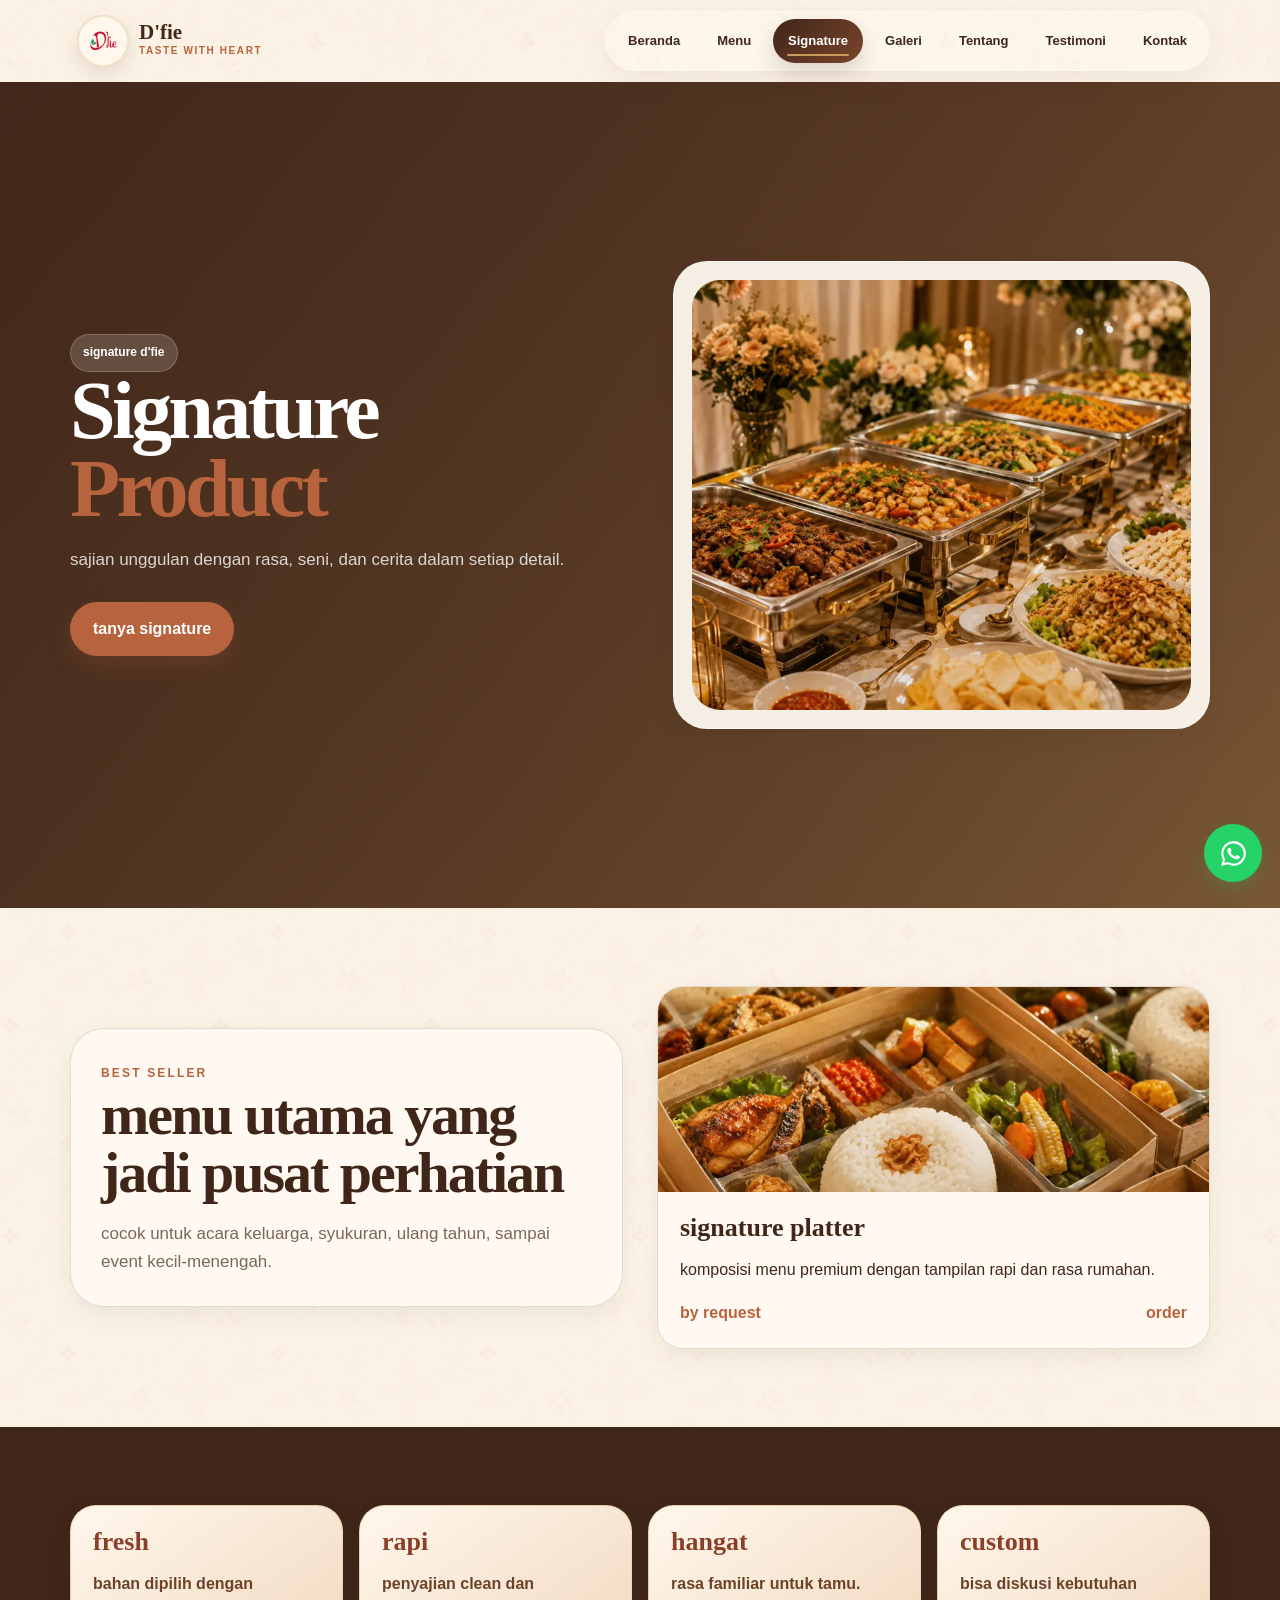
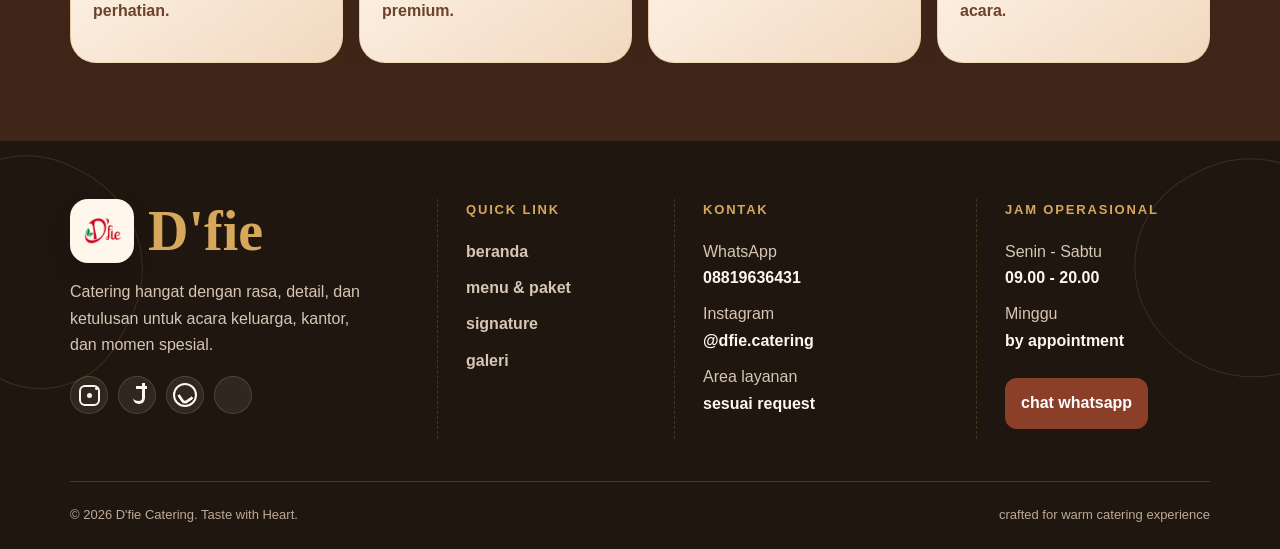
<file: signature.html>
<!doctype html><html lang="id"><head><meta charset="utf-8"><meta name="viewport" content="width=device-width,initial-scale=1"><title>Signature - D'fie Catering</title><meta name="description" content="Produk signature Dfie"><link rel="stylesheet" href="./styles.css?v=20260517-1728"></head><body><header class="site-header"><nav class="nav container"><a class="brand" href="./index.html"><img class="brand-logo" src="./assets/dfie-logo.webp?v=20260517-1728" width="48" height="48" alt="logo D'fie"><span><strong>D'fie</strong><small>taste with heart</small></span></a><button class="nav-toggle" data-nav-toggle><span></span><span></span><span></span></button><div class="nav-menu" data-nav-menu><a class="" href="./index.html">beranda</a><a class="" href="./menu.html">menu</a><a class="active" href="./signature.html">signature</a><a class="" href="./galeri.html">galeri</a><a class="" href="./tentang.html">tentang</a><a class="" href="./testimoni.html">testimoni</a><a class="" href="./kontak.html">kontak</a></div></nav></header><main><section class="hero"><div class="container hero-grid"><div><span class="badge">signature d'fie</span><h1 class="title">Signature <span>Product</span></h1><p class="subtitle">sajian unggulan dengan rasa, seni, dan cerita dalam setiap detail.</p><div class="hero-actions"><a class="btn btn-primary js-wa" data-message="halo kak, saya mau tanya signature product D'fie">tanya signature</a></div></div><div class="hero-card"><div class="photo signature"></div></div></div></section><section class="section"><div class="container split"><div class="panel"><span class="mini">best seller</span><h2 class="section-title">menu utama yang jadi pusat perhatian</h2><p class="subtitle">cocok untuk acara keluarga, syukuran, ulang tahun, sampai event kecil-menengah.</p></div><div class="card-grid" style="grid-template-columns:1fr"><article class="card"><div class="card-img"></div><div class="card-body"><h3>signature platter</h3><p>komposisi menu premium dengan tampilan rapi dan rasa rumahan.</p><div class="price"><span>by request</span><a class="js-wa" data-message="halo kak, saya mau tanya signature platter D'fie">order</a></div></div></article></div></div></section><section class="section dark-band"><div class="container icon-grid"><div class="icon-card"><h3>fresh</h3><p>bahan dipilih dengan perhatian.</p></div><div class="icon-card"><h3>rapi</h3><p>penyajian clean dan premium.</p></div><div class="icon-card"><h3>hangat</h3><p>rasa familiar untuk tamu.</p></div><div class="icon-card"><h3>custom</h3><p>bisa diskusi kebutuhan acara.</p></div></div></section></main><footer class="footer"><div class="container footer-shell"><div class="footer-ornament left"></div><div class="footer-ornament right"></div><div class="footer-grid"><div class="footer-brand"><a class="footer-logo" href="./index.html"><img src="./assets/dfie-logo.webp?v=20260517-1728" alt="logo D'fie"><span>D'fie</span></a><p>Catering hangat dengan rasa, detail, dan ketulusan untuk acara keluarga, kantor, dan momen spesial.</p><div class="socials"><a class="social-icon social-ig" href="#" aria-label="instagram"></a><a class="social-icon social-tt" href="#" aria-label="tiktok"></a><a class="social-icon social-wa js-wa" data-message="halo kak, saya mau tanya D'fie Catering" aria-label="whatsapp"></a><a class="social-icon social-fb" href="#" aria-label="facebook"></a></div></div><div><h4>quick link</h4><a href="./index.html">beranda</a><a href="./menu.html">menu & paket</a><a href="./signature.html">signature</a><a href="./galeri.html">galeri</a></div><div><h4>kontak</h4><p>WhatsApp<br><strong>08819636431</strong></p><p>Instagram<br><strong>@dfie.catering</strong></p><p>Area layanan<br><strong>sesuai request</strong></p></div><div><h4>jam operasional</h4><p>Senin - Sabtu<br><strong>09.00 - 20.00</strong></p><p>Minggu<br><strong>by appointment</strong></p><a class="footer-wa js-wa" data-message="halo kak, saya mau konsultasi catering D'fie">chat whatsapp</a></div></div><div class="footer-bottom"><span>© 2026 D'fie Catering. Taste with Heart.</span><span>crafted for warm catering experience</span></div></div></footer><a class="floating-wa js-wa" data-message="halo kak, saya mau order D'fie Catering" aria-label="whatsapp"><svg viewBox="0 0 32 32"><path d="M16 3.2A12.7 12.7 0 0 0 5.1 22.3L3.2 28.8l6.7-1.8A12.7 12.7 0 1 0 16 3.2Zm0 23.2c-1.8 0-3.6-.5-5.2-1.4l-.4-.2-4 1 1.1-3.9-.3-.4A10.4 10.4 0 1 1 16 26.4Zm5.7-7.8c-.3-.2-1.9-.9-2.1-1-.3-.1-.5-.2-.7.1-.2.3-.8 1-1 1.2-.2.2-.4.2-.7.1-.3-.2-1.3-.5-2.5-1.6-.9-.8-1.6-1.8-1.7-2.1-.2-.3 0-.5.1-.6l.5-.6c.1-.2.2-.3.3-.5.1-.2.1-.4 0-.6l-1-2.3c-.2-.6-.5-.5-.7-.5h-.6c-.2 0-.5.1-.8.4-.3.3-1.1 1.1-1.1 2.6s1.1 3 1.3 3.2c.2.2 2.2 3.4 5.4 4.8.8.3 1.3.5 1.8.7.8.2 1.5.2 2 .1.6-.1 1.9-.8 2.1-1.5.3-.7.3-1.4.2-1.5-.1-.1-.3-.2-.6-.4Z"/></svg></a><script src="./script.js?v=20260517-1728"></script></body></html>
</file>
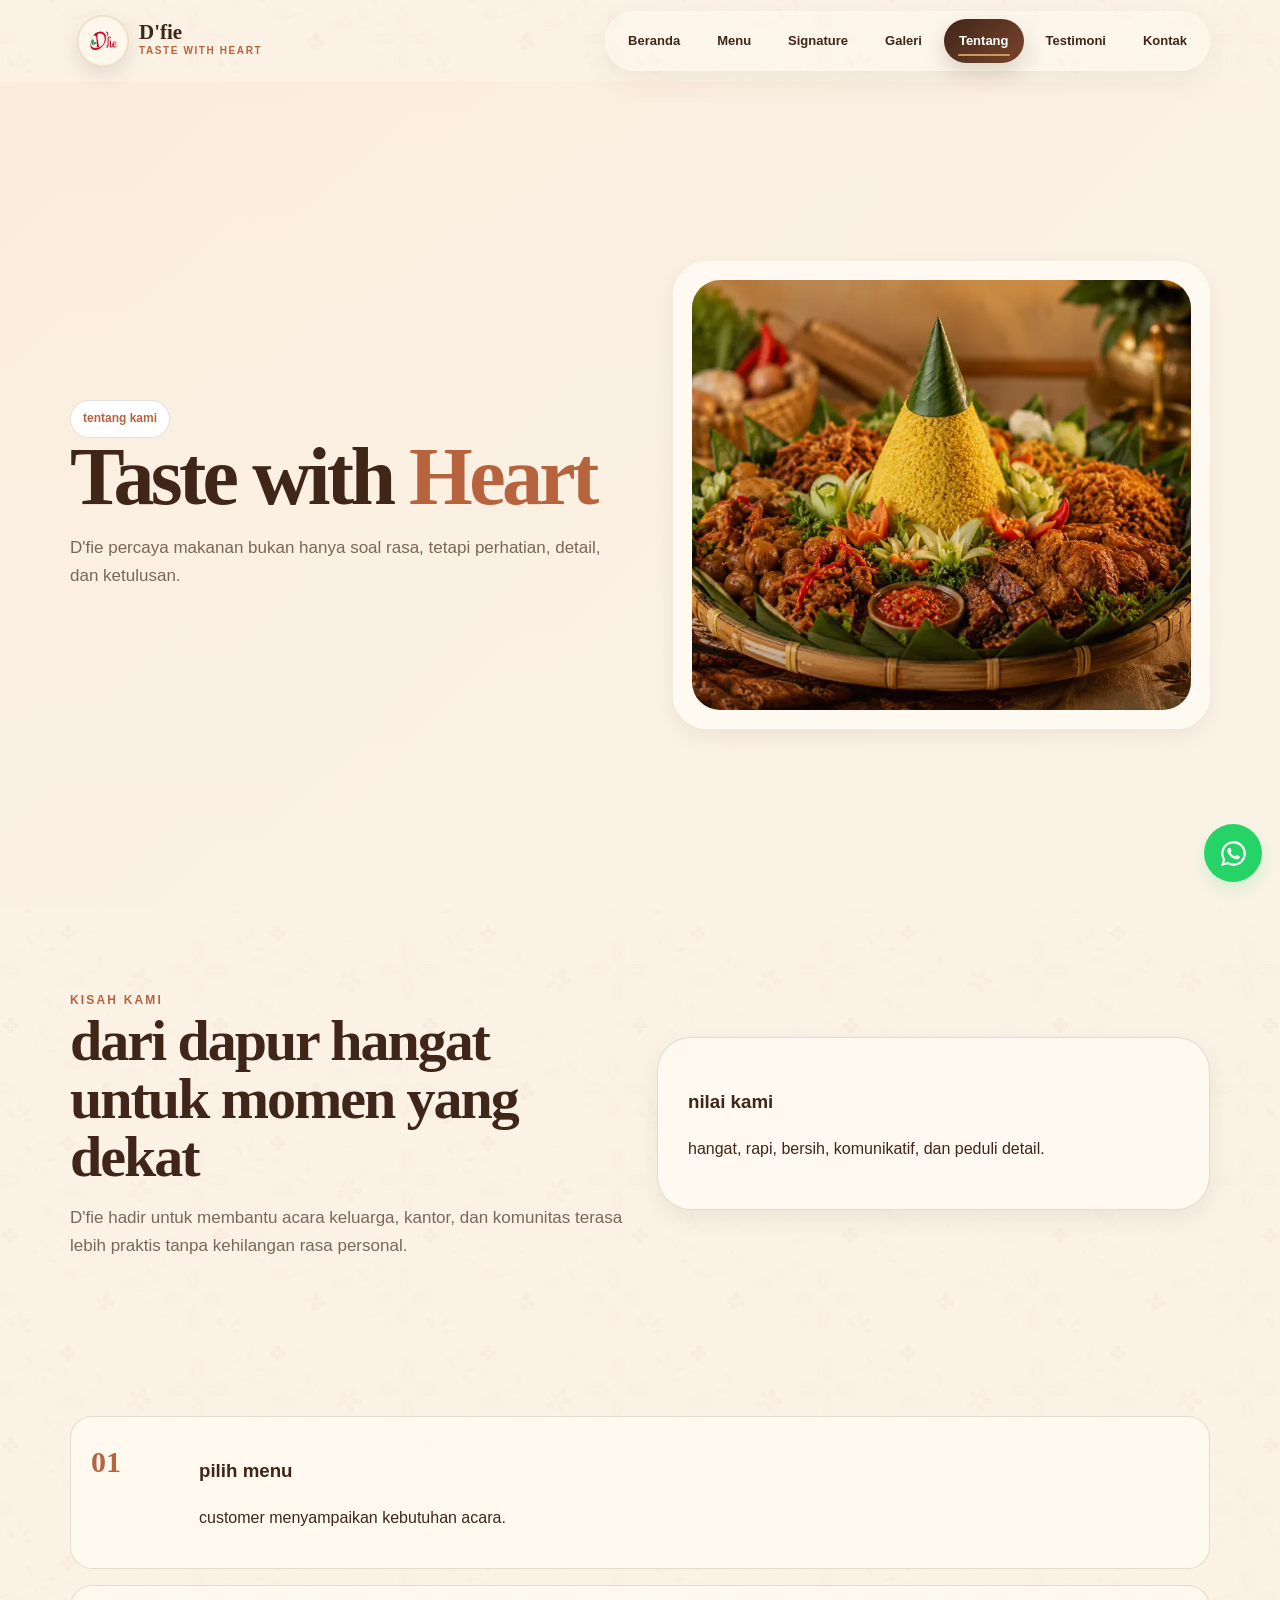
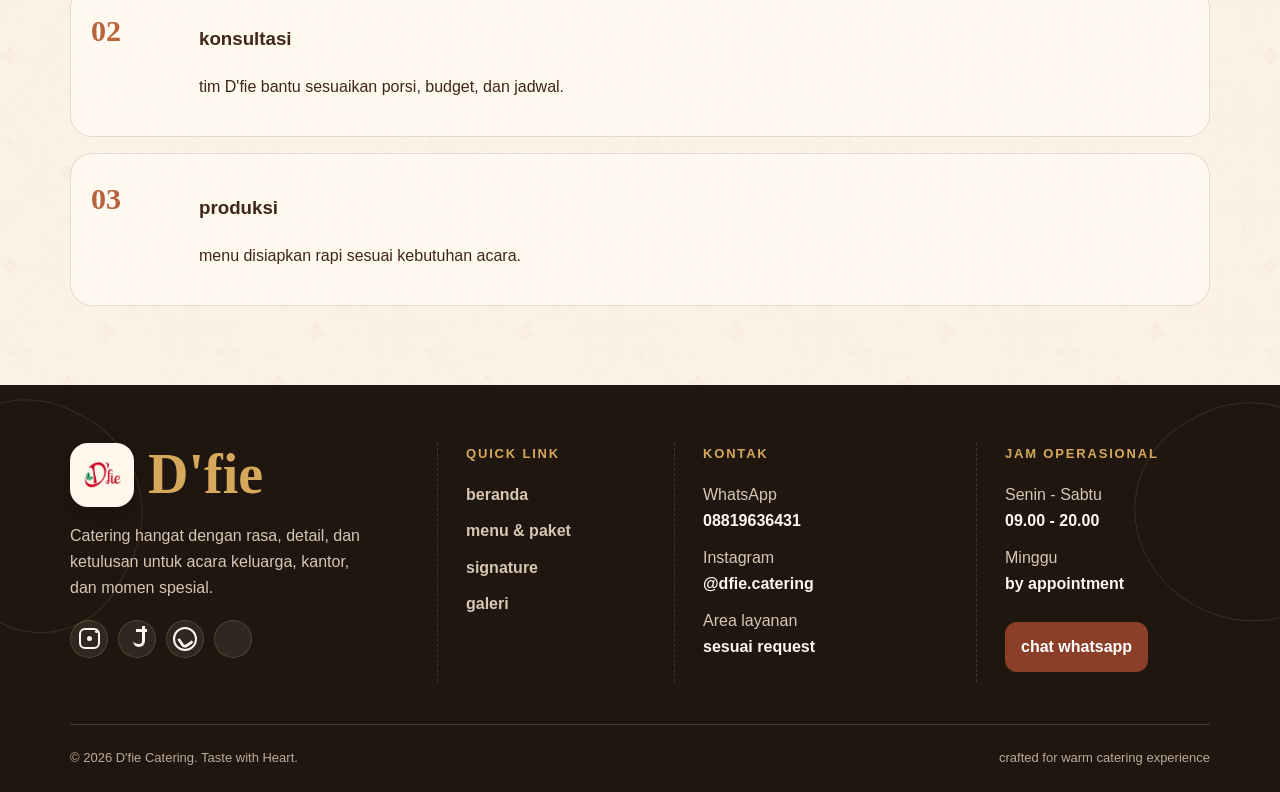
<file: tentang.html>
<!doctype html><html lang="id"><head><meta charset="utf-8"><meta name="viewport" content="width=device-width,initial-scale=1"><title>Tentang - D'fie Catering</title><meta name="description" content="Tentang Dfie Catering"><link rel="stylesheet" href="./styles.css?v=20260517-1728"></head><body><header class="site-header"><nav class="nav container"><a class="brand" href="./index.html"><img class="brand-logo" src="./assets/dfie-logo.webp?v=20260517-1728" width="48" height="48" alt="logo D'fie"><span><strong>D'fie</strong><small>taste with heart</small></span></a><button class="nav-toggle" data-nav-toggle><span></span><span></span><span></span></button><div class="nav-menu" data-nav-menu><a class="" href="./index.html">beranda</a><a class="" href="./menu.html">menu</a><a class="" href="./signature.html">signature</a><a class="" href="./galeri.html">galeri</a><a class="active" href="./tentang.html">tentang</a><a class="" href="./testimoni.html">testimoni</a><a class="" href="./kontak.html">kontak</a></div></nav></header><main><section class="hero light"><div class="container hero-grid"><div><span class="badge">tentang kami</span><h1 class="title">Taste with <span>Heart</span></h1><p class="subtitle">D'fie percaya makanan bukan hanya soal rasa, tetapi perhatian, detail, dan ketulusan.</p></div><div class="hero-card"><div class="photo about"></div></div></div></section><section class="section"><div class="container split"><div><span class="mini">kisah kami</span><h2 class="section-title">dari dapur hangat untuk momen yang dekat</h2><p class="subtitle">D'fie hadir untuk membantu acara keluarga, kantor, dan komunitas terasa lebih praktis tanpa kehilangan rasa personal.</p></div><div class="panel"><h3>nilai kami</h3><p>hangat, rapi, bersih, komunikatif, dan peduli detail.</p></div></div></section><section class="section"><div class="container timeline"><div class="timeline-item"><b>01</b><div><h3>pilih menu</h3><p>customer menyampaikan kebutuhan acara.</p></div></div><div class="timeline-item"><b>02</b><div><h3>konsultasi</h3><p>tim D'fie bantu sesuaikan porsi, budget, dan jadwal.</p></div></div><div class="timeline-item"><b>03</b><div><h3>produksi</h3><p>menu disiapkan rapi sesuai kebutuhan acara.</p></div></div></div></section></main><footer class="footer"><div class="container footer-shell"><div class="footer-ornament left"></div><div class="footer-ornament right"></div><div class="footer-grid"><div class="footer-brand"><a class="footer-logo" href="./index.html"><img src="./assets/dfie-logo.webp?v=20260517-1728" alt="logo D'fie"><span>D'fie</span></a><p>Catering hangat dengan rasa, detail, dan ketulusan untuk acara keluarga, kantor, dan momen spesial.</p><div class="socials"><a class="social-icon social-ig" href="#" aria-label="instagram"></a><a class="social-icon social-tt" href="#" aria-label="tiktok"></a><a class="social-icon social-wa js-wa" data-message="halo kak, saya mau tanya D'fie Catering" aria-label="whatsapp"></a><a class="social-icon social-fb" href="#" aria-label="facebook"></a></div></div><div><h4>quick link</h4><a href="./index.html">beranda</a><a href="./menu.html">menu & paket</a><a href="./signature.html">signature</a><a href="./galeri.html">galeri</a></div><div><h4>kontak</h4><p>WhatsApp<br><strong>08819636431</strong></p><p>Instagram<br><strong>@dfie.catering</strong></p><p>Area layanan<br><strong>sesuai request</strong></p></div><div><h4>jam operasional</h4><p>Senin - Sabtu<br><strong>09.00 - 20.00</strong></p><p>Minggu<br><strong>by appointment</strong></p><a class="footer-wa js-wa" data-message="halo kak, saya mau konsultasi catering D'fie">chat whatsapp</a></div></div><div class="footer-bottom"><span>© 2026 D'fie Catering. Taste with Heart.</span><span>crafted for warm catering experience</span></div></div></footer><a class="floating-wa js-wa" data-message="halo kak, saya mau order D'fie Catering" aria-label="whatsapp"><svg viewBox="0 0 32 32"><path d="M16 3.2A12.7 12.7 0 0 0 5.1 22.3L3.2 28.8l6.7-1.8A12.7 12.7 0 1 0 16 3.2Zm0 23.2c-1.8 0-3.6-.5-5.2-1.4l-.4-.2-4 1 1.1-3.9-.3-.4A10.4 10.4 0 1 1 16 26.4Zm5.7-7.8c-.3-.2-1.9-.9-2.1-1-.3-.1-.5-.2-.7.1-.2.3-.8 1-1 1.2-.2.2-.4.2-.7.1-.3-.2-1.3-.5-2.5-1.6-.9-.8-1.6-1.8-1.7-2.1-.2-.3 0-.5.1-.6l.5-.6c.1-.2.2-.3.3-.5.1-.2.1-.4 0-.6l-1-2.3c-.2-.6-.5-.5-.7-.5h-.6c-.2 0-.5.1-.8.4-.3.3-1.1 1.1-1.1 2.6s1.1 3 1.3 3.2c.2.2 2.2 3.4 5.4 4.8.8.3 1.3.5 1.8.7.8.2 1.5.2 2 .1.6-.1 1.9-.8 2.1-1.5.3-.7.3-1.4.2-1.5-.1-.1-.3-.2-.6-.4Z"/></svg></a><script src="./script.js?v=20260517-1728"></script></body></html>
</file>
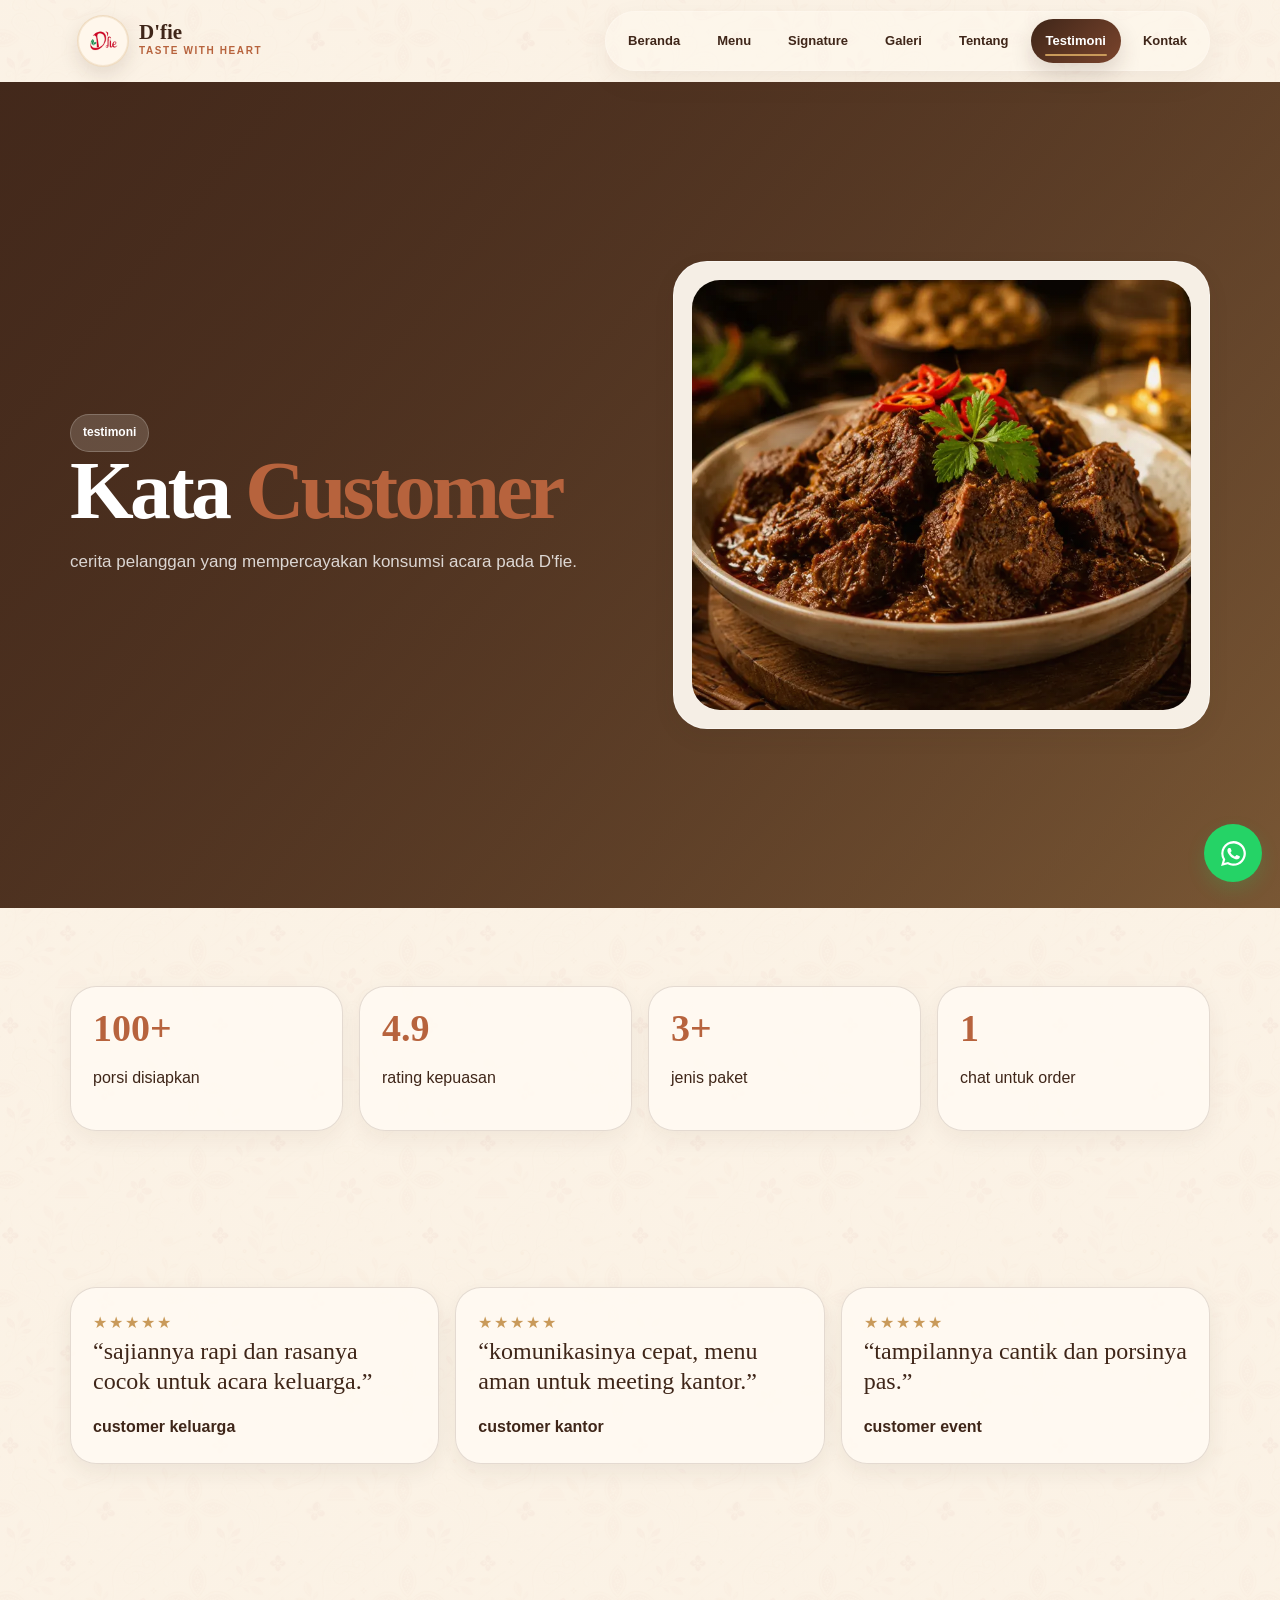
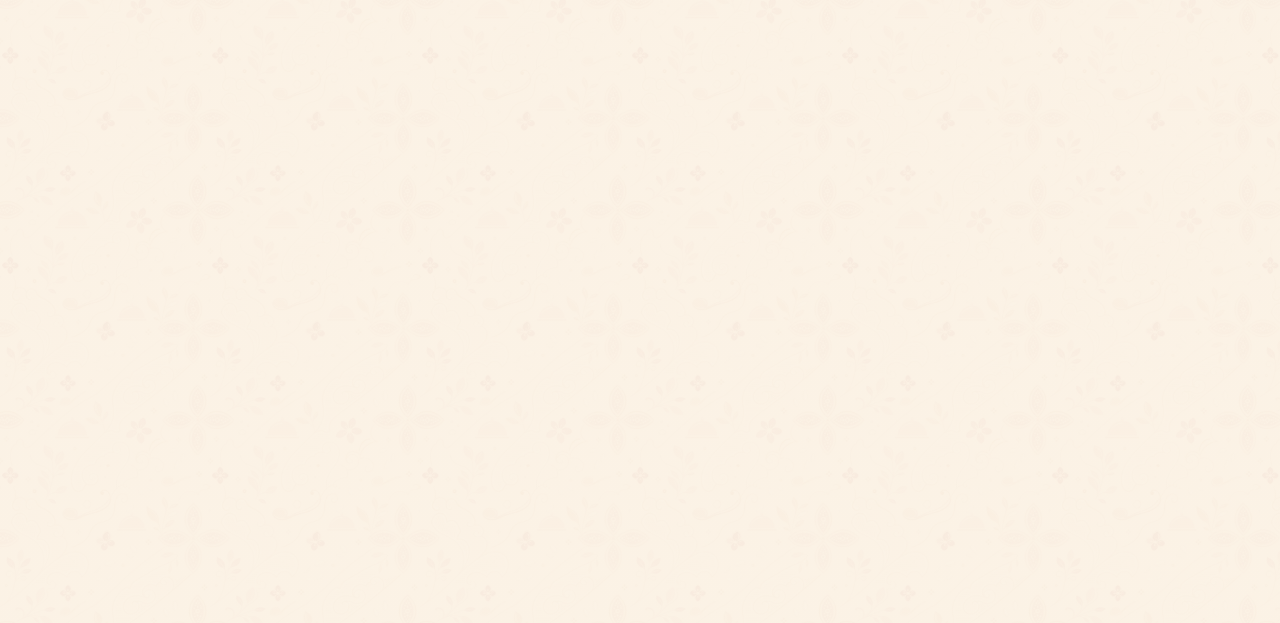
<file: testimoni.html>
<!doctype html><html lang="id"><head><meta charset="utf-8"><meta name="viewport" content="width=device-width,initial-scale=1"><title>Testimoni - D'fie Catering</title><meta name="description" content="Testimoni pelanggan Dfie"><link rel="stylesheet" href="./styles.css?v=20260517-1728"></head><body><header class="site-header"><nav class="nav container"><a class="brand" href="./index.html"><img class="brand-logo" src="./assets/dfie-logo.webp?v=20260517-1728" width="48" height="48" alt="logo D'fie"><span><strong>D'fie</strong><small>taste with heart</small></span></a><button class="nav-toggle" data-nav-toggle><span></span><span></span><span></span></button><div class="nav-menu" data-nav-menu><a class="" href="./index.html">beranda</a><a class="" href="./menu.html">menu</a><a class="" href="./signature.html">signature</a><a class="" href="./galeri.html">galeri</a><a class="" href="./tentang.html">tentang</a><a class="active" href="./testimoni.html">testimoni</a><a class="" href="./kontak.html">kontak</a></div></nav></header><main><section class="hero"><div class="container hero-grid"><div><span class="badge">testimoni</span><h1 class="title">Kata <span>Customer</span></h1><p class="subtitle">cerita pelanggan yang mempercayakan konsumsi acara pada D'fie.</p></div><div class="hero-card"><div class="photo testimonial"></div></div></div></section><section class="section"><div class="container stats"><div class="stat"><b>100+</b><p>porsi disiapkan</p></div><div class="stat"><b>4.9</b><p>rating kepuasan</p></div><div class="stat"><b>3+</b><p>jenis paket</p></div><div class="stat"><b>1</b><p>chat untuk order</p></div></div></section><section class="section"><div class="container card-grid"><article class="quote"><div class="stars">★★★★★</div><p>“sajiannya rapi dan rasanya cocok untuk acara keluarga.”</p><strong>customer keluarga</strong></article><article class="quote"><div class="stars">★★★★★</div><p>“komunikasinya cepat, menu aman untuk meeting kantor.”</p><strong>customer kantor</strong></article><article class="quote"><div class="stars">★★★★★</div><p>“tampilannya cantik dan porsinya pas.”</p><strong>customer event</strong></article></div></section><section class="section"><div class="container cta"><h2 class="section-title">mau acara anda jadi cerita berikutnya?</h2><a class="btn btn-primary js-wa" data-message="halo kak, saya mau order D'fie Catering">order sekarang</a></div></section></main><footer class="footer"><div class="container footer-shell"><div class="footer-ornament left"></div><div class="footer-ornament right"></div><div class="footer-grid"><div class="footer-brand"><a class="footer-logo" href="./index.html"><img src="./assets/dfie-logo.webp?v=20260517-1728" alt="logo D'fie"><span>D'fie</span></a><p>Catering hangat dengan rasa, detail, dan ketulusan untuk acara keluarga, kantor, dan momen spesial.</p><div class="socials"><a class="social-icon social-ig" href="#" aria-label="instagram"></a><a class="social-icon social-tt" href="#" aria-label="tiktok"></a><a class="social-icon social-wa js-wa" data-message="halo kak, saya mau tanya D'fie Catering" aria-label="whatsapp"></a><a class="social-icon social-fb" href="#" aria-label="facebook"></a></div></div><div><h4>quick link</h4><a href="./index.html">beranda</a><a href="./menu.html">menu & paket</a><a href="./signature.html">signature</a><a href="./galeri.html">galeri</a></div><div><h4>kontak</h4><p>WhatsApp<br><strong>08819636431</strong></p><p>Instagram<br><strong>@dfie.catering</strong></p><p>Area layanan<br><strong>sesuai request</strong></p></div><div><h4>jam operasional</h4><p>Senin - Sabtu<br><strong>09.00 - 20.00</strong></p><p>Minggu<br><strong>by appointment</strong></p><a class="footer-wa js-wa" data-message="halo kak, saya mau konsultasi catering D'fie">chat whatsapp</a></div></div><div class="footer-bottom"><span>© 2026 D'fie Catering. Taste with Heart.</span><span>crafted for warm catering experience</span></div></div></footer><a class="floating-wa js-wa" data-message="halo kak, saya mau order D'fie Catering" aria-label="whatsapp"><svg viewBox="0 0 32 32"><path d="M16 3.2A12.7 12.7 0 0 0 5.1 22.3L3.2 28.8l6.7-1.8A12.7 12.7 0 1 0 16 3.2Zm0 23.2c-1.8 0-3.6-.5-5.2-1.4l-.4-.2-4 1 1.1-3.9-.3-.4A10.4 10.4 0 1 1 16 26.4Zm5.7-7.8c-.3-.2-1.9-.9-2.1-1-.3-.1-.5-.2-.7.1-.2.3-.8 1-1 1.2-.2.2-.4.2-.7.1-.3-.2-1.3-.5-2.5-1.6-.9-.8-1.6-1.8-1.7-2.1-.2-.3 0-.5.1-.6l.5-.6c.1-.2.2-.3.3-.5.1-.2.1-.4 0-.6l-1-2.3c-.2-.6-.5-.5-.7-.5h-.6c-.2 0-.5.1-.8.4-.3.3-1.1 1.1-1.1 2.6s1.1 3 1.3 3.2c.2.2 2.2 3.4 5.4 4.8.8.3 1.3.5 1.8.7.8.2 1.5.2 2 .1.6-.1 1.9-.8 2.1-1.5.3-.7.3-1.4.2-1.5-.1-.1-.3-.2-.6-.4Z"/></svg></a><script src="./script.js?v=20260517-1728"></script></body></html>
</file>
<file: styles.css>
*{box-sizing:border-box;-webkit-tap-highlight-color:transparent}
:root{--cream:#fbf2e5;--paper:#fffaf2;--brown:#3f2619;--brown2:#6d4229;--terra:#b7633d;--gold:#c99a5a;--muted:#7a6758;--line:rgba(63,38,25,.14);--soft:#f4dfca;--shadow:0 16px 42px rgba(63,38,25,.12);--radius:26px}
html{scroll-behavior:smooth;scrollbar-width:none}html::-webkit-scrollbar,body::-webkit-scrollbar{display:none}
body{margin:0;font-family:Arial,Helvetica,sans-serif;color:var(--brown);background:linear-gradient(rgba(251,242,229,.92),rgba(251,242,229,.94)),url('./assets/dfie-batik-pattern.webp');background-size:auto,420px 420px;line-height:1.65;overflow-x:hidden;-ms-overflow-style:none;text-rendering:optimizeSpeed}
a{text-decoration:none;color:inherit}img{max-width:100%;display:block}.container{width:min(1140px,calc(100% - 36px));margin:auto}.section{padding:78px 0}.mini{font-size:12px;letter-spacing:.18em;text-transform:uppercase;color:var(--terra);font-weight:800}.title{font-family:Georgia,'Times New Roman',serif;font-size:clamp(42px,7vw,82px);line-height:.95;letter-spacing:-.045em;margin:0;color:var(--brown)}.title span,.accent{color:var(--terra)}.subtitle{font-size:17px;color:var(--muted);max-width:690px;margin:18px 0 0}.btn{display:inline-flex;align-items:center;justify-content:center;gap:9px;min-height:48px;padding:13px 22px;border-radius:999px;border:1px solid transparent;font-weight:800;cursor:pointer}.btn-primary{background:var(--terra);color:white;box-shadow:0 10px 22px rgba(183,99,61,.18)}.btn-outline{background:rgba(255,250,242,.76);border-color:var(--line);color:var(--brown)}.btn-dark{background:var(--brown);color:#fff}.site-header{position:sticky;top:0;z-index:50;background:rgba(251,242,229,.94);border-bottom:1px solid var(--line)}.nav{height:74px;display:flex;align-items:center;justify-content:space-between;gap:18px}.brand{display:flex;align-items:center;gap:10px}.brand-logo{width:48px;height:48px;border-radius:15px;object-fit:cover;background:white;border:1px solid rgba(201,154,90,.3)}.brand strong{display:block;font-family:Georgia,serif;font-size:21px;line-height:1}.brand small{display:block;font-size:10px;text-transform:uppercase;letter-spacing:.16em;color:var(--terra);font-weight:800}.nav-menu{display:flex;align-items:center;gap:3px}.nav-menu a{padding:10px 12px;border-radius:999px;font-size:13px;font-weight:800;text-transform:capitalize}.nav-menu a.active,.nav-menu a:hover{background:var(--brown);color:#fff}.nav-toggle{display:none;width:44px;height:44px;border:1px solid var(--line);border-radius:14px;background:var(--paper)}.nav-toggle span{display:block;width:20px;height:2px;background:var(--brown);margin:5px auto}.hero{min-height:calc(100vh - 74px);display:grid;align-items:center;padding:56px 0;background:linear-gradient(120deg,rgba(63,38,25,.88),rgba(63,38,25,.58)),var(--hero,linear-gradient(135deg,#5e3a28,#c99a5a));color:#fff}.hero-home-split{background:linear-gradient(90deg,var(--cream) 0%,var(--cream) 42%,rgba(251,242,229,.92) 50%,rgba(251,242,229,.42) 58%,rgba(251,242,229,0) 66%),url('./assets/photos/dfie-new-01-lite.webp');background-size:cover;background-position:center right;color:var(--brown)}.hero-home-split .title{color:var(--brown)}.hero-home-split .subtitle{color:#6d4229!important;font-weight:600}.hero-home-split .badge{background:#fff;border-color:var(--line);color:var(--terra)}.hero.light{background:linear-gradient(rgba(251,242,229,.72),rgba(251,242,229,.86)),var(--hero,linear-gradient(135deg,#f7ddc4,#fffaf2));color:var(--brown)}.hero-grid{display:grid;grid-template-columns:1.02fr .98fr;gap:44px;align-items:center}.hero-single{grid-template-columns:minmax(0,720px)}.hero .title{color:inherit}.hero .subtitle{color:rgba(255,255,255,.8)}.hero.light .subtitle{color:var(--muted)}.hero-actions{display:flex;gap:12px;flex-wrap:wrap;margin-top:28px}.hero-card{background:rgba(255,250,242,.94);color:var(--brown);border-radius:34px;padding:18px;box-shadow:var(--shadow);border:1px solid rgba(255,255,255,.4)}.photo{min-height:430px;border-radius:28px;background:linear-gradient(135deg,#e4b78a,#7b432a);background-image:var(--img);background-size:cover;background-position:center;position:relative;overflow:hidden}.photo:after{content:"";position:absolute;inset:0;background:linear-gradient(180deg,rgba(63,38,25,0),rgba(63,38,25,.16));pointer-events:none}.photo.home{--img:url('./assets/photos/dfie-new-01-lite.webp')}.photo.menu{--img:url('./assets/photos/dfie-new-02-lite.webp')}.photo.signature{--img:url('./assets/photos/dfie-new-03-lite.webp')}.photo.gallery-photo{--img:url('./assets/photos/dfie-new-04-lite.webp')}.photo.about{--img:url('./assets/photos/dfie-new-05-lite.webp')}.photo.testimonial{--img:url('./assets/photos/dfie-new-06-lite.webp')}.photo.contact-photo{--img:url('./assets/photos/dfie-new-07-lite.webp')}.badge{display:inline-flex;padding:8px 12px;border-radius:999px;background:rgba(255,250,242,.16);border:1px solid rgba(255,255,255,.2);font-weight:800;font-size:12px}.hero.light .badge{background:#fff;border-color:var(--line);color:var(--terra)}.stats,.icon-grid,.card-grid{display:grid;grid-template-columns:repeat(4,1fr);gap:16px}.stat,.icon-card,.card,.quote,.info-card,.faq-item{background:rgba(255,250,242,.9);border:1px solid var(--line);border-radius:var(--radius);padding:22px;box-shadow:0 8px 24px rgba(63,38,25,.06)}.stat b{font-family:Georgia,serif;font-size:38px;color:var(--terra);line-height:1}.section-head{display:flex;align-items:end;justify-content:space-between;gap:24px;margin-bottom:30px}.section-head>div{max-width:760px}.section-title{font-family:Georgia,serif;font-size:clamp(34px,5vw,58px);line-height:1;margin:0;color:var(--brown);letter-spacing:-.035em}.section-title span{color:var(--terra)}.section-head p{max-width:390px;color:var(--muted);margin:0}.card-grid{grid-template-columns:repeat(3,1fr)}.card{padding:0;overflow:hidden}.card-img{height:205px;background:linear-gradient(135deg,#f2c79a,#7e452b);background-image:var(--card-img,url('./assets/photos/dfie-new-02-lite.webp'));background-size:cover;background-position:center;position:relative}.card:nth-child(2) .card-img{--card-img:url('./assets/photos/dfie-new-08-lite.webp')}.card:nth-child(3) .card-img{--card-img:url('./assets/photos/dfie-new-09-lite.webp')}.card:nth-child(4) .card-img{--card-img:url('./assets/photos/dfie-new-10-lite.webp')}.card:nth-child(5) .card-img{--card-img:url('./assets/photos/dfie-new-04-lite.webp')}.card:nth-child(6) .card-img{--card-img:url('./assets/photos/dfie-new-05-lite.webp')}.card-img:after{content:"";position:absolute;inset:0;background:linear-gradient(180deg,rgba(63,38,25,0),rgba(63,38,25,.12))}.card-body{padding:22px}.card h3,.icon-card h3{font-family:Georgia,serif;font-size:26px;line-height:1.05;margin:0 0 8px}.price{display:flex;justify-content:space-between;align-items:center;gap:12px;margin-top:16px;color:var(--terra);font-weight:900}.dark-band{background:var(--brown);color:#fff}.dark-band .section-title,.dark-band .title{color:#fff}.dark-band .subtitle,.dark-band p{color:rgba(255,255,255,.72)}.split{display:grid;grid-template-columns:1fr 1fr;gap:34px;align-items:center}.panel{background:rgba(255,250,242,.9);border:1px solid var(--line);border-radius:34px;padding:30px;box-shadow:var(--shadow)}.gallery-grid{display:grid;grid-template-columns:repeat(4,1fr);grid-auto-rows:190px;gap:15px}.gallery-item{border-radius:25px;background:linear-gradient(135deg,#fff4e3,#b7633d);background-image:var(--gal-img,url('./assets/photos/dfie-new-04-lite.webp'));background-size:cover;background-position:center;position:relative;overflow:hidden;border:1px solid var(--line)}.gallery-item:nth-child(2){--gal-img:url('./assets/photos/dfie-new-08-lite.webp')}.gallery-item:nth-child(3){--gal-img:url('./assets/photos/dfie-new-09-lite.webp')}.gallery-item:nth-child(4){--gal-img:url('./assets/photos/dfie-new-10-lite.webp')}.gallery-item:nth-child(5){--gal-img:url('./assets/photos/dfie-new-02-lite.webp')}.gallery-item:nth-child(6){--gal-img:url('./assets/photos/dfie-new-03-lite.webp')}.gallery-item.big{grid-column:span 2;grid-row:span 2}.gallery-item.wide{grid-column:span 2}.gallery-item span{position:absolute;left:14px;bottom:14px;background:rgba(255,250,242,.9);border-radius:999px;padding:8px 12px;font-weight:900;color:var(--brown)}.timeline{display:grid;gap:16px}.timeline-item{display:grid;grid-template-columns:90px 1fr;gap:18px;padding:20px;border-radius:22px;background:rgba(255,250,242,.82);border:1px solid var(--line)}.timeline-item b{font-family:Georgia,serif;color:var(--terra);font-size:30px}.quote p{font-family:Georgia,serif;font-size:24px;line-height:1.25;color:var(--brown);margin:0 0 18px}.stars{color:var(--gold);letter-spacing:2px}.contact-grid{display:grid;grid-template-columns:repeat(4,1fr);gap:16px}.form-grid{display:grid;grid-template-columns:1.2fr .8fr;gap:22px}.form{display:grid;gap:12px}.form input,.form select,.form textarea{width:100%;border:1px solid var(--line);background:#fff;border-radius:16px;padding:13px 14px;color:var(--brown);outline:none}.form label{font-weight:800;color:var(--brown);display:grid;gap:7px}.map{min-height:320px;border-radius:30px;background:linear-gradient(135deg,#ead5be,#fffaf2);display:grid;place-items:center;text-align:center;color:var(--muted);border:1px solid var(--line)}.faq-list{display:grid;gap:12px}.faq-q{width:100%;background:transparent;border:0;padding:0;text-align:left;font-weight:900;color:var(--brown);display:flex;justify-content:space-between;cursor:pointer}.faq-a{display:none;margin-top:12px;color:var(--muted)}.faq-item.active .faq-a{display:block}.cta{padding:54px;border-radius:36px;background:linear-gradient(120deg,var(--brown),#7c462d);color:#fff;text-align:center}.cta .section-title{color:#fff}.footer{background:var(--brown);color:#fff;padding:42px 0}.footer-grid{display:grid;grid-template-columns:1.2fr repeat(3,1fr);gap:24px}.footer a,.footer p{color:rgba(255,255,255,.72)}.floating-wa{position:fixed;right:18px;bottom:18px;width:58px;height:58px;border-radius:50%;background:#25d366;color:#fff;display:grid;place-items:center;z-index:40;box-shadow:0 8px 20px rgba(37,211,102,.22)}.floating-wa svg{width:31px;height:31px;fill:currentColor}.page-strip{padding:16px 0;background:var(--paper);border-bottom:1px solid var(--line)}.crumb{font-size:13px;color:var(--muted);font-weight:800}.filters{display:flex;gap:10px;flex-wrap:wrap;justify-content:center;margin-bottom:26px}.filter{border:1px solid var(--line);background:var(--paper);padding:10px 16px;border-radius:999px;font-weight:900}.filter.active{background:var(--terra);color:#fff}.reveal{opacity:1}
@media(max-width:900px){.nav-toggle{display:block}.nav-menu{position:absolute;left:18px;right:18px;top:84px;background:var(--paper);border:1px solid var(--line);border-radius:24px;padding:12px;display:grid;opacity:0;visibility:hidden}.nav-menu.open{opacity:1;visibility:visible}.hero-grid,.split,.form-grid{grid-template-columns:1fr}.hero-card{order:-1}.stats,.icon-grid,.contact-grid{grid-template-columns:repeat(2,1fr)}.card-grid{grid-template-columns:repeat(2,1fr)}.gallery-grid{grid-template-columns:repeat(2,1fr)}.footer-grid{grid-template-columns:1fr 1fr}.section-head{display:block}.section-head p{margin-top:12px}.hero{min-height:auto}.photo{min-height:340px}}
@media(max-width:620px){.container{width:min(100% - 28px,1140px)}.section{padding:58px 0}.nav{height:68px}.title{font-size:45px}.hero{padding:36px 0}.hero-actions .btn{width:100%}.stats,.icon-grid,.card-grid,.contact-grid,.footer-grid{grid-template-columns:1fr}.gallery-grid{grid-auto-rows:165px}.gallery-item.big,.gallery-item.wide{grid-column:auto;grid-row:auto}.timeline-item{grid-template-columns:1fr}.cta{padding:34px 20px}.brand small{display:none}}

/* premium bottom block inspired by reference */
.section:has(.cta){padding-bottom:34px}.cta{position:relative;display:grid;grid-template-columns:auto 1fr auto;align-items:center;gap:22px;text-align:left;padding:42px 46px;border-radius:24px;background:linear-gradient(135deg,#8c3f28,#a94f31);box-shadow:0 18px 44px rgba(63,38,25,.16);overflow:hidden}.cta:before{content:"☎";width:76px;height:76px;border-radius:50%;display:grid;place-items:center;background:rgba(255,250,242,.16);border:1px solid rgba(255,250,242,.28);font-size:32px;color:#fff}.cta:after{content:"";position:absolute;right:-60px;top:-90px;width:230px;height:230px;border-radius:50%;border:1px solid rgba(255,250,242,.14)}.cta .mini{display:none}.cta .section-title{font-size:clamp(28px,3.2vw,42px);letter-spacing:-.035em;line-height:1;color:#fff}.cta p{margin:8px 0 0;color:rgba(255,250,242,.78)}.cta .btn,.cta>a{justify-self:end;background:#fff7ec!important;color:#3f2619!important;border-radius:14px;padding:16px 26px;box-shadow:0 10px 24px rgba(31,20,13,.2);font-weight:900}.footer{padding:0 0 28px;background:transparent;color:#fff}.footer-shell{position:relative;overflow:hidden;background:#1f160f;border-radius:14px;padding:58px 58px 24px;box-shadow:0 20px 50px rgba(31,20,13,.22)}.footer-shell:before,.footer-shell:after{content:"";position:absolute;width:220px;height:220px;border:1px solid rgba(214,168,92,.16);border-radius:48% 52% 42% 58%;pointer-events:none}.footer-shell:before{left:-80px;top:18px;transform:rotate(28deg)}.footer-shell:after{right:-80px;top:18px;transform:rotate(-28deg)}.footer-grid{position:relative;z-index:1;display:grid;grid-template-columns:1.25fr .75fr 1fr .9fr;gap:42px}.footer-grid>div:not(:first-child){border-left:1px dashed rgba(214,168,92,.22);padding-left:28px}.footer a{display:block;color:#d8c6b4;margin:10px 0;font-weight:700}.footer p{color:#d8c6b4;margin:10px 0}.footer strong{color:#fff7ec}.footer h4{margin:0 0 18px;color:#d6a85c;text-transform:uppercase;letter-spacing:.14em;font-size:13px}.footer-logo{display:flex!important;align-items:center;gap:14px;margin:0 0 16px!important;color:#d6a85c!important}.footer-logo img{width:64px;height:64px;border-radius:18px;object-fit:cover;background:#fff7ec}.footer-logo span{font-family:Georgia,serif;font-size:56px;line-height:.9;color:#d6a85c}.footer-brand p{max-width:310px}.socials{display:flex;gap:10px;margin-top:18px}.socials a{width:38px;height:38px;border-radius:50%;display:grid!important;place-items:center;margin:0;background:rgba(214,168,92,.12);border:1px solid rgba(214,168,92,.22);color:#fff7ec;text-transform:uppercase}.footer-wa{display:inline-flex!important;width:max-content;background:#8c3f28;color:#fff!important;border-radius:12px;padding:12px 16px;margin-top:14px!important}.footer-bottom{position:relative;z-index:1;margin-top:42px;padding-top:22px;border-top:1px solid rgba(214,168,92,.24);display:flex;justify-content:space-between;gap:16px;color:#bda997;font-size:13px}
@media(max-width:900px){.cta{grid-template-columns:1fr;text-align:center;padding:34px 24px}.cta:before{margin:auto}.cta .btn,.cta>a{justify-self:center}.footer-shell{padding:42px 28px 22px}.footer-grid{grid-template-columns:1fr 1fr;gap:28px}.footer-grid>div:not(:first-child){border-left:0;padding-left:0}.footer-bottom{display:grid;text-align:center}}
@media(max-width:620px){.cta{border-radius:22px}.footer-shell{border-radius:12px;padding:34px 22px 20px}.footer-grid{grid-template-columns:1fr}.footer-logo span{font-size:44px}.footer-bottom{text-align:left}}
/* full width bottom blocks + social icons */
.section:has(.cta){padding-left:0;padding-right:0}.section:has(.cta)>.container{width:100%;max-width:none}.cta{width:100%;border-radius:0;padding-left:max(28px,calc((100vw - 1140px)/2));padding-right:max(28px,calc((100vw - 1140px)/2))}.footer{padding-bottom:0}.footer-shell{width:100vw;max-width:none;margin-left:calc(50% - 50vw);border-radius:0;padding-left:max(28px,calc((100vw - 1140px)/2));padding-right:max(28px,calc((100vw - 1140px)/2))}.socials a.social-icon{position:relative;font-size:0}.socials a.social-icon:before{font-size:17px;font-weight:900;line-height:1;color:#fff7ec}.social-ig:before{content:"◎"}.social-tt:before{content:"♪"}.social-wa:before{content:"☎"}.social-fb:before{content:"f";font-family:Arial,Helvetica,sans-serif;font-size:19px!important}.socials a.social-wa{background:#25d366;border-color:rgba(255,255,255,.28)}.socials a.social-ig{background:linear-gradient(135deg,#7b3ff2,#d33f76,#f2a33f)}.socials a.social-tt{background:#111}.socials a.social-fb{background:#1877f2}
@media(max-width:620px){.cta{padding-left:20px;padding-right:20px}.footer-shell{padding-left:22px;padding-right:22px}}
/* premium navbar + generated social icons */
.site-header{background:rgba(255,250,242,.78);backdrop-filter:blur(18px);border-bottom:1px solid rgba(183,99,61,.12);box-shadow:0 10px 34px rgba(63,38,25,.06)}.nav{height:82px}.brand{padding:7px 10px 7px 7px;border-radius:999px;background:rgba(255,255,255,.54);border:1px solid rgba(201,154,90,.18);box-shadow:0 10px 28px rgba(63,38,25,.06)}.brand-logo{width:52px;height:52px;border-radius:50%;box-shadow:0 8px 20px rgba(63,38,25,.12)}.nav-menu{gap:7px;padding:7px;border-radius:999px;background:rgba(255,250,242,.68);border:1px solid rgba(201,154,90,.18);box-shadow:inset 0 1px 0 rgba(255,255,255,.72),0 10px 30px rgba(63,38,25,.05)}.nav-menu a{position:relative;padding:11px 15px;overflow:hidden;transition:color .22s ease,background .22s ease,transform .22s ease}.nav-menu a:before{content:"";position:absolute;inset:auto 14px 7px;height:2px;border-radius:999px;background:var(--gold);transform:scaleX(0);transform-origin:left;transition:transform .25s ease}.nav-menu a:hover{transform:translateY(-1px)}.nav-menu a:hover:before,.nav-menu a.active:before{transform:scaleX(1)}.nav-menu a.active{background:linear-gradient(135deg,var(--brown),#7a442c);color:#fff;box-shadow:0 10px 22px rgba(63,38,25,.16)}.nav-toggle{position:relative;overflow:hidden;transition:transform .25s ease,box-shadow .25s ease;background:rgba(255,250,242,.9);box-shadow:0 10px 24px rgba(63,38,25,.1)}.nav-toggle.active{transform:rotate(90deg);box-shadow:0 14px 30px rgba(183,99,61,.18)}.nav-toggle span{transition:transform .25s ease,opacity .2s ease}.nav-toggle.active span:nth-child(1){transform:translateY(7px) rotate(45deg)}.nav-toggle.active span:nth-child(2){opacity:0}.nav-toggle.active span:nth-child(3){transform:translateY(-7px) rotate(-45deg)}.socials a.social-icon{background-size:cover!important;background-position:center!important;border:1px solid rgba(255,247,236,.2)!important;box-shadow:0 10px 22px rgba(0,0,0,.16);transition:transform .22s ease,box-shadow .22s ease}.socials a.social-icon:hover{transform:translateY(-3px) scale(1.04);box-shadow:0 16px 28px rgba(0,0,0,.22)}.socials a.social-icon:before{content:""!important}.social-ig{background-image:url('./assets/icons/social-instagram.webp')!important}.social-tt{background-image:url('./assets/icons/social-tiktok.webp')!important}.social-wa{background-image:url('./assets/icons/social-whatsapp.webp')!important}.social-fb{background-image:url('./assets/icons/social-facebook.webp')!important}
@media(max-width:900px){.site-header{backdrop-filter:blur(12px)}.nav{height:76px}.nav-menu{position:absolute;left:18px;right:18px;top:88px;display:grid;gap:8px;padding:14px;border-radius:28px;background:rgba(255,250,242,.96);box-shadow:0 24px 70px rgba(63,38,25,.18);transform:translateY(-18px) scale(.96);transform-origin:top right;opacity:0;visibility:hidden;transition:opacity .25s ease,transform .32s cubic-bezier(.2,.9,.2,1),visibility .25s}.nav-menu.open{opacity:1;visibility:visible;transform:translateY(0) scale(1)}.nav-menu a{padding:14px 16px;border-radius:18px;opacity:0;transform:translateY(8px);transition:opacity .25s ease,transform .25s ease,background .2s ease,color .2s ease}.nav-menu.open a{opacity:1;transform:translateY(0)}.nav-menu.open a:nth-child(1){transition-delay:.02s}.nav-menu.open a:nth-child(2){transition-delay:.05s}.nav-menu.open a:nth-child(3){transition-delay:.08s}.nav-menu.open a:nth-child(4){transition-delay:.11s}.nav-menu.open a:nth-child(5){transition-delay:.14s}.nav-menu.open a:nth-child(6){transition-delay:.17s}.nav-menu.open a:nth-child(7){transition-delay:.2s}.nav-menu a:before{display:none}.brand{background:transparent;border:0;box-shadow:none;padding:0}.brand-logo{width:48px;height:48px}}
/* polish logo centering + signature value colors */
.brand-logo,.footer-logo img{object-fit:contain!important;object-position:center!important;padding:4px;background:#fff7ec!important}.brand-logo{display:block;box-shadow:0 8px 20px rgba(63,38,25,.12),inset 0 0 0 1px rgba(201,154,90,.18)}.footer-logo img{display:block;box-shadow:0 10px 22px rgba(0,0,0,.18)}.dark-band .icon-card{background:linear-gradient(145deg,#fff7ec,#f1d8bf);border-color:rgba(214,168,92,.34);box-shadow:0 14px 34px rgba(0,0,0,.16)}.dark-band .icon-card h3{color:#8c3f28}.dark-band .icon-card p{color:#6d4229!important;font-weight:600}.dark-band .icon-card:hover{background:linear-gradient(145deg,#fffaf2,#e8c69f)}
/* remove logo backplate */
.brand{background:transparent!important;border:0!important;box-shadow:none!important;padding:0!important}.brand-logo,.footer-logo img{background:transparent!important;border:0!important;box-shadow:none!important;border-radius:0!important;padding:0!important;object-fit:contain!important}.footer-logo img{width:68px;height:68px}.brand-logo{width:54px;height:54px}
/* restore brand logo frame, remove only social icon circles */
.brand{display:flex!important;align-items:center!important;gap:10px!important;padding:7px 10px 7px 7px!important;border-radius:999px!important;background:rgba(255,255,255,.54)!important;border:1px solid rgba(201,154,90,.18)!important;box-shadow:0 10px 28px rgba(63,38,25,.06)!important}.brand-logo{width:52px!important;height:52px!important;border-radius:50%!important;object-fit:contain!important;object-position:center!important;padding:4px!important;background:#fff7ec!important;border:1px solid rgba(201,154,90,.3)!important;box-shadow:0 8px 20px rgba(63,38,25,.12),inset 0 0 0 1px rgba(201,154,90,.18)!important}.footer-logo img{width:64px!important;height:64px!important;border-radius:18px!important;object-fit:contain!important;padding:4px!important;background:#fff7ec!important;border:0!important;box-shadow:0 10px 22px rgba(0,0,0,.18)!important}.socials a.social-icon{background-color:transparent!important;background-size:28px 28px!important;background-repeat:no-repeat!important;background-position:center!important;border:0!important;box-shadow:none!important;border-radius:0!important}.socials a.social-icon:hover{transform:translateY(-2px) scale(1.08);box-shadow:none!important}
@media(max-width:900px){.brand{background:transparent!important;border:0!important;box-shadow:none!important;padding:0!important}.brand-logo{width:48px!important;height:48px!important}}
/* pure css social icons, no generated image */
.socials a.social-icon{width:38px!important;height:38px!important;border-radius:50%!important;display:grid!important;place-items:center!important;background:rgba(255,247,236,.08)!important;border:1px solid rgba(214,168,92,.22)!important;box-shadow:none!important;background-image:none!important;position:relative;color:#fff7ec!important}.socials a.social-icon:before,.socials a.social-icon:after{content:""!important;position:absolute;display:block}.social-ig:before{width:17px;height:17px;border:2px solid currentColor;border-radius:6px}.social-ig:after{width:5px;height:5px;border-radius:50%;background:currentColor;box-shadow:7px -7px 0 -1px currentColor}.social-tt:before{width:9px;height:18px;border-right:3px solid currentColor;border-bottom:3px solid currentColor;border-radius:0 0 7px 7px;transform:translate(2px,-2px)}.social-tt:after{width:11px;height:3px;background:currentColor;transform:translate(4px,-8px)}.social-wa:before{width:20px;height:20px;border:2px solid currentColor;border-radius:50%}.social-wa:after{width:9px;height:9px;border-left:3px solid currentColor;border-bottom:3px solid currentColor;transform:rotate(-35deg) translate(-1px,2px);border-radius:0 0 0 5px}.social-fb:before{content:"f"!important;position:static!important;font-family:Arial,Helvetica,sans-serif;font-size:24px;font-weight:900;line-height:1;color:currentColor}.social-fb:after{display:none}.socials a.social-icon:hover{background:#8c3f28!important;color:#fff!important;transform:translateY(-2px)}
/* transparent premium navbar */
.site-header{background:transparent!important;backdrop-filter:none!important;border-bottom:0!important;box-shadow:none!important}.nav-menu{background:rgba(255,250,242,.28)!important;backdrop-filter:blur(14px);border:1px solid rgba(255,250,242,.34)!important;box-shadow:0 10px 30px rgba(63,38,25,.06)!important}.brand{background:transparent!important;border:0!important;box-shadow:none!important}.nav-toggle{background:rgba(255,250,242,.36)!important;backdrop-filter:blur(12px);border-color:rgba(255,250,242,.45)!important}
@media(max-width:900px){.nav-menu{background:rgba(255,250,242,.94)!important;backdrop-filter:blur(18px)!important;border:1px solid rgba(201,154,90,.22)!important;box-shadow:0 24px 70px rgba(63,38,25,.18)!important}}
/* smooth + no lag optimization */
*{backface-visibility:hidden}html{scroll-behavior:smooth}.section{content-visibility:auto;contain-intrinsic-size:1px 760px}.photo,.card-img,.gallery-item{transform:translateZ(0);will-change:auto}.btn,.nav-menu a,.socials a.social-icon{transition:background-color .18s ease,color .18s ease,transform .18s ease,box-shadow .18s ease}.hero-card,.card,.icon-card,.quote,.panel,.info-card,.faq-item{box-shadow:0 8px 22px rgba(63,38,25,.07)!important}.site-header,.nav-menu,.nav-toggle{backdrop-filter:none!important}.nav-menu{background:rgba(255,250,242,.44)!important}.photo:after,.card-img:after{background:linear-gradient(180deg,rgba(63,38,25,0),rgba(63,38,25,.10))}.floating-wa{box-shadow:0 8px 18px rgba(37,211,102,.18)!important}.footer-shell{box-shadow:none!important}.cta{box-shadow:0 10px 24px rgba(63,38,25,.12)!important}.nav-menu a:hover,.socials a.social-icon:hover{transform:translateY(-1px)}
@media(max-width:900px){html{scroll-behavior:auto}.section{contain-intrinsic-size:1px 620px}.nav-menu{transition:opacity .18s ease,transform .22s ease,visibility .18s!important}.nav-menu a{transition:opacity .18s ease,transform .18s ease,background-color .16s ease,color .16s ease!important}.hero-card,.card,.icon-card,.quote,.panel,.info-card,.faq-item{box-shadow:0 5px 14px rgba(63,38,25,.055)!important}.cta{box-shadow:none!important}.photo{min-height:310px}.card-img{height:180px}}
@media(max-width:620px){.section{content-visibility:visible}.photo{min-height:285px}.gallery-grid{grid-auto-rows:150px}.nav-menu{background:rgba(255,250,242,.98)!important}.title{font-size:43px}.hero{padding:30px 0}.footer-shell:before,.footer-shell:after,.cta:after{display:none}}
@media(prefers-reduced-motion:reduce){*,*:before,*:after{animation:none!important;transition:none!important;scroll-behavior:auto!important}}
/* mobile cleanup across all pages */
html,body{width:100%;max-width:100%;overflow-x:hidden}body{padding-bottom:env(safe-area-inset-bottom)}
@media(max-width:620px){
  body{background-size:auto,320px 320px}
  .container{width:100%;max-width:none;padding-inline:16px}
  .nav{height:70px;padding-inline:2px}.brand strong{font-size:19px}.brand-logo{width:44px!important;height:44px!important}.nav-toggle{width:42px;height:42px;border-radius:14px}
  .nav-menu{left:14px!important;right:14px!important;top:76px!important;border-radius:22px!important;padding:10px!important;max-height:calc(100vh - 96px);overflow:auto}.nav-menu a{font-size:14px;padding:13px 14px!important;border-radius:15px!important}
  .hero{min-height:auto!important;padding:34px 0 38px!important}.hero-grid{gap:20px!important}.hero-single{grid-template-columns:1fr!important}.hero-home-split{background:linear-gradient(90deg,rgba(251,242,229,.97) 0%,rgba(251,242,229,.9) 58%,rgba(251,242,229,.52) 100%),url('./assets/photos/dfie-new-01-lite.webp')!important;background-size:cover!important;background-position:center right!important}.hero.light{background:linear-gradient(rgba(251,242,229,.9),rgba(251,242,229,.94)),var(--hero,linear-gradient(135deg,#f7ddc4,#fffaf2))!important}.hero .title,.title{font-size:clamp(38px,12vw,48px)!important;line-height:1.02!important;letter-spacing:-.035em!important;max-width:100%}.hero .subtitle,.subtitle{font-size:15.5px!important;line-height:1.65!important;max-width:100%;margin-top:14px!important}.badge{font-size:11px;padding:7px 10px}.hero-actions{gap:10px!important;margin-top:22px!important}.hero-actions .btn,.btn{width:100%;min-height:50px;border-radius:999px;padding:13px 18px;font-size:14px}.hero-card{padding:10px!important;border-radius:24px!important}.photo{min-height:240px!important;border-radius:20px!important}
  .section{padding:44px 0!important;content-visibility:visible!important}.section-head{margin-bottom:20px!important}.section-title{font-size:clamp(30px,9vw,39px)!important;line-height:1.05!important}.section-head p{font-size:15px;line-height:1.6}.stats,.icon-grid,.card-grid,.contact-grid,.footer-grid,.split,.form-grid{grid-template-columns:1fr!important;gap:14px!important}.stat,.icon-card,.card,.quote,.info-card,.faq-item,.panel{border-radius:22px!important;padding:20px!important}.icon-card h3,.card h3{font-size:25px!important}.icon-card p,.card p,.quote p,.info-card p{font-size:15px;line-height:1.55}.card{padding:0!important}.card-body{padding:18px!important}.card-img{height:165px!important}.price{align-items:flex-start;gap:8px;flex-direction:column}.gallery-grid{grid-template-columns:1fr!important;grid-auto-rows:190px!important;gap:12px!important}.gallery-item.big,.gallery-item.wide{grid-column:auto!important;grid-row:auto!important}.timeline-item{grid-template-columns:1fr!important;padding:18px!important}.timeline-item b{font-size:28px}.form input,.form select,.form textarea{font-size:16px;border-radius:14px}.map{min-height:220px;border-radius:22px}.faq-list{padding-inline:16px}.faq-item{padding:18px!important}.cta{grid-template-columns:1fr!important;text-align:center!important;padding:32px 18px!important}.cta:before{width:62px!important;height:62px!important;font-size:26px!important;margin:auto}.cta .section-title{font-size:30px!important}.cta p{font-size:15px}.cta .btn,.cta>a{justify-self:center!important;width:100%;max-width:320px!important}.footer-shell{padding:34px 18px 92px!important}.footer-grid{gap:24px!important}.footer-grid>div{padding-left:0!important;border-left:0!important}.footer-logo{justify-content:flex-start}.footer-logo span{font-size:42px!important}.footer-bottom{gap:8px;font-size:12px}.floating-wa{right:14px!important;bottom:calc(14px + env(safe-area-inset-bottom))!important;width:52px!important;height:52px!important}.floating-wa svg{width:28px!important;height:28px!important}
}
@media(max-width:380px){.hero .title,.title{font-size:37px!important}.section-title{font-size:29px!important}.container{padding-inline:14px}.photo{min-height:220px!important}.card-img{height:150px!important}}
</file>
